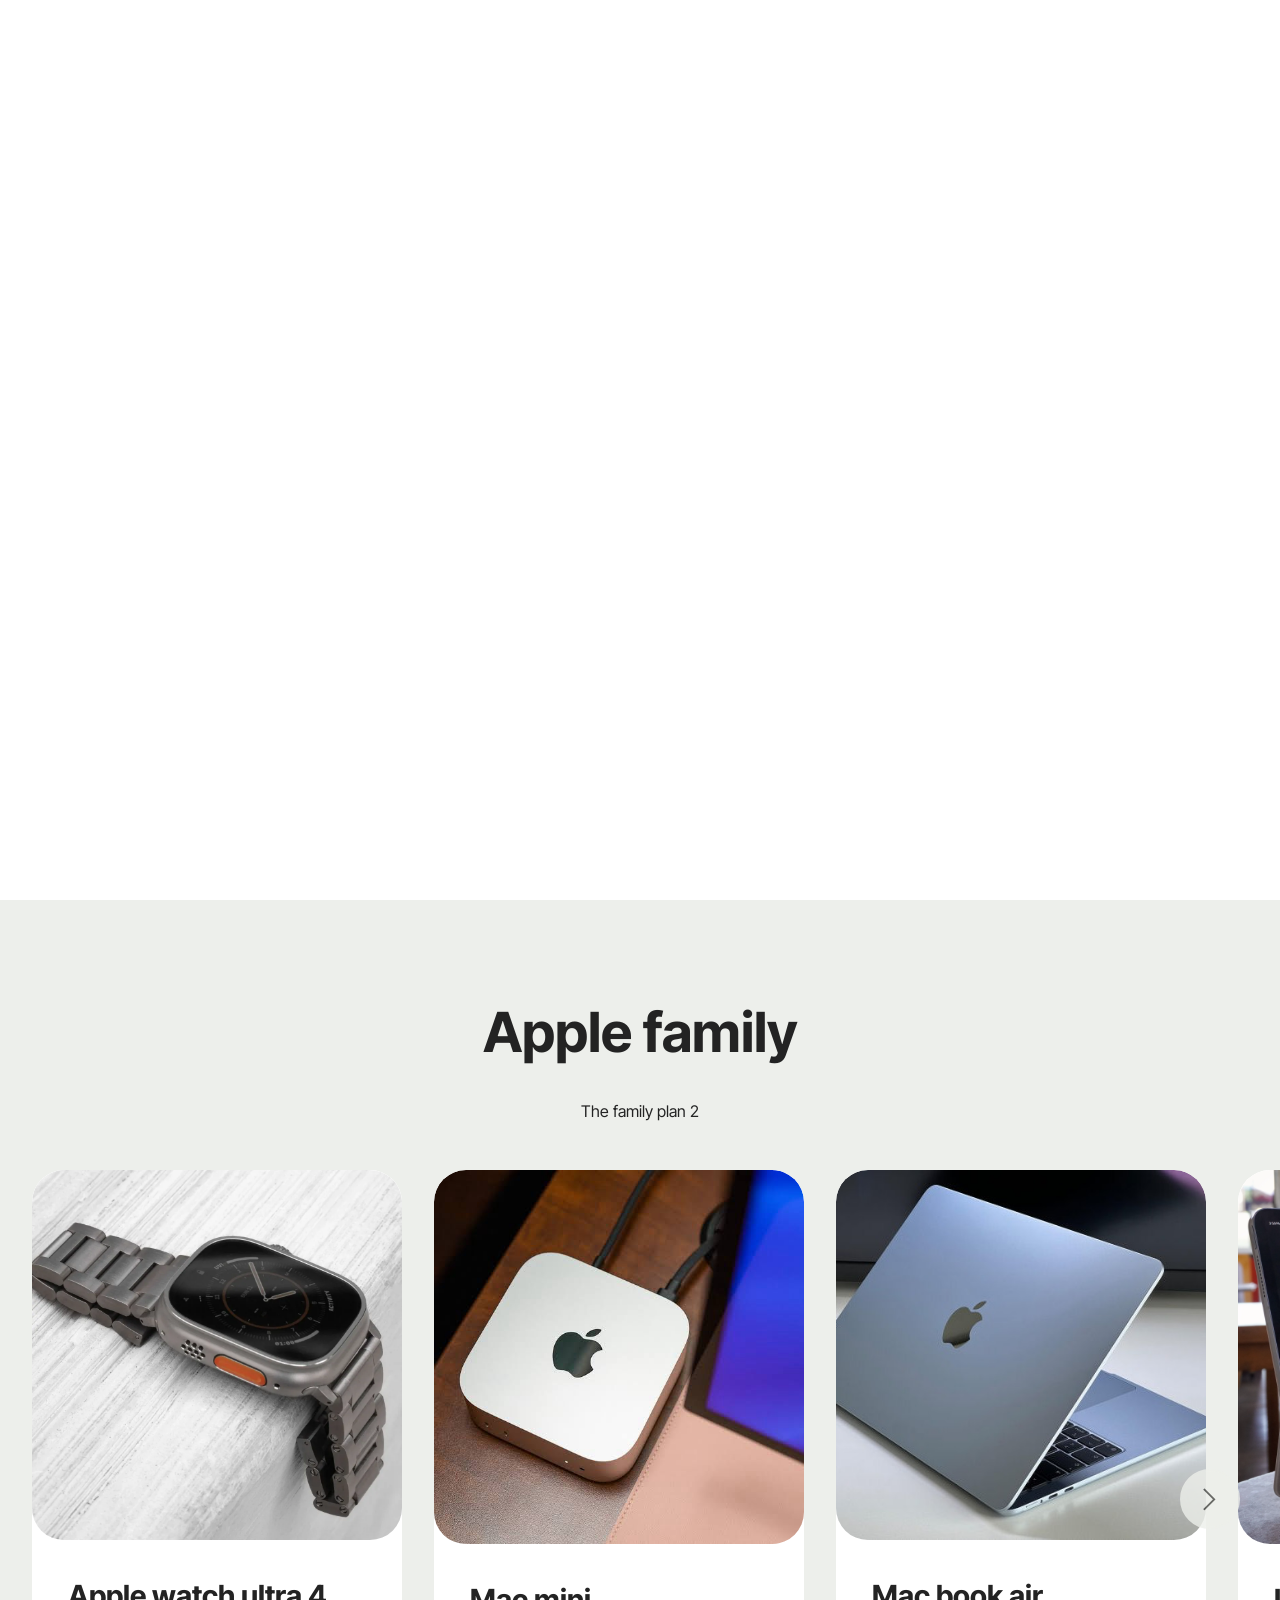
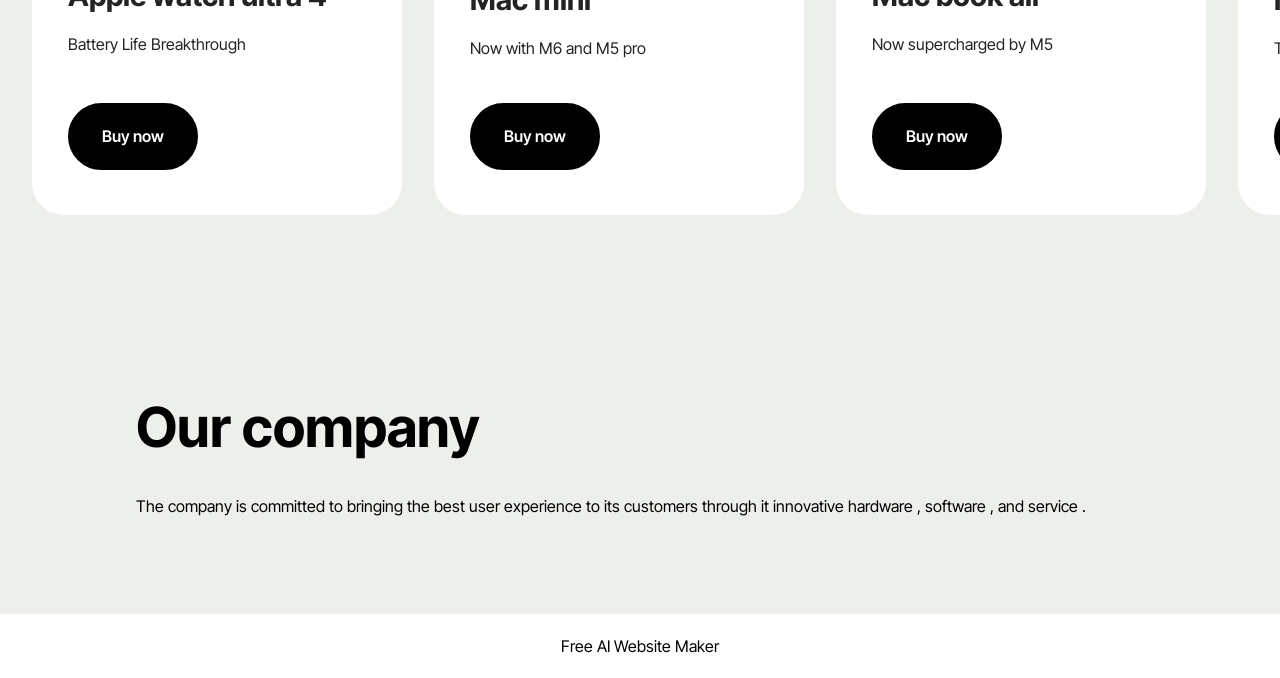
<file: index.html>
<!DOCTYPE html>
<html  >
<head>
  <!-- Site made with Mobirise Website Builder v6.1.12, https://mobirise.com -->
  <meta charset="UTF-8">
  <meta http-equiv="X-UA-Compatible" content="IE=edge">
  <meta name="generator" content="Mobirise v6.1.12, mobirise.com">
  <meta name="viewport" content="width=device-width, initial-scale=1, minimum-scale=1">
  <link rel="shortcut icon" href="assets/images/logo5.png" type="image/x-icon">
  <meta name="description" content="">
  
  
  <title>apple</title>
  <link rel="stylesheet" href="assets/web/assets/mobirise-icons2/mobirise2.css">
  <link rel="stylesheet" href="assets/bootstrap/css/bootstrap.min.css">
  <link rel="stylesheet" href="assets/theme/css/style.css">
  <link rel="preload" href="https://fonts.googleapis.com/css?family=Inter+Tight:100,200,300,400,500,600,700,800,900,100i,200i,300i,400i,500i,600i,700i,800i,900i&display=swap" as="style" onload="this.onload=null;this.rel='stylesheet'">
  <noscript><link rel="stylesheet" href="https://fonts.googleapis.com/css?family=Inter+Tight:100,200,300,400,500,600,700,800,900,100i,200i,300i,400i,500i,600i,700i,800i,900i&display=swap"></noscript>
  <link rel="preload" as="style" href="assets/mobirise/css/mbr-additional.css?v=wL7mgb"><link rel="stylesheet" href="assets/mobirise/css/mbr-additional.css?v=wL7mgb" type="text/css">

  
  
  
</head>
<body>
  
  <section data-bs-version="5.1" class="header19 cid-vx9bejZGiK mbr-fullscreen" data-bg-video="https://vimeo.com/1226564753?fl=pl&amp;fe=sh" id="header19-k">
  

  <div class="mbr-fallback-image disabled"></div>
  
  <div class="container">
    <div class="row">
      <div class="content-wrap col-12 col-md-8">
        <h1 class="mbr-section-title mbr-fonts-style mb-4 display-1"><strong>Apple Family</strong></h1>
        <p class="mbr-fonts-style mbr-text mb-4 display-2">Pro</p>
        <div class="mbr-section-btn"><a class="btn btn-info-outline display-7" href="https://mobiri.se">Order Now</a></div>
        <p class="mbr-fonts-style mbr-description mt-4 display-7"><em>Pre-order starting by 8pm MYT on 16 October</em></p>
      </div>
    </div>
  </div>
</section>

<section data-bs-version="5.1" class="features017 mbr-embla cid-vxkOYcefTE" id="features017-l">
	
	
	<div class="position-relative">
		<div class="container-fluid">
			<div class="row justify-content-center">
				<div class="col-12 content-head">
					<div class="mbr-section-head mb-5">
						<h4 class="mbr-section-title mbr-fonts-style align-center mb-0 display-2"><strong>Apple family</strong></h4>
						<h3 class="mbr-section-subtitle mbr-fonts-style align-center mb-0 mt-4 display-7">
							The family plan 2</h3>
					</div>
				</div>
			</div>
		</div>

		<div class="embla" data-skip-snaps="true" data-align="center" data-contain-scroll="trimSnaps" data-auto-play-interval="5" data-draggable="true">
			<div class="embla__viewport container-fluid">
				<div class="embla__container">
					<div class="embla__slide slider-image item active" style="margin-left: 1rem; margin-right: 1rem;">
						<div class="slide-content">
							<div class="item-img">
								<div class="item-wrapper">
									<img src="assets/images/apple-watch-ultra-4.webp" alt="Mobirise Website Builder" title="" data-slide-to="0" data-bs-slide-to="0">
								</div>
							</div>
							<div class="item-content">
								<h2 class="item-title mbr-fonts-style display-5"><strong>Apple watch ultra 4</strong></h2>
								
								<p class="mbr-text mbr-fonts-style mt-3 display-7">Battery Life Breakthrough<br></p>
							</div>

							<div class="mbr-section-btn item-footer mt-2"><a href="" class="btn item-btn btn-primary display-7" target="_blank">Buy now</a></div>
						</div>
					</div><div class="embla__slide slider-image item" style="margin-left: 1rem; margin-right: 1rem;">
						<div class="slide-content">
							<div class="item-img">
								<div class="item-wrapper">
									<img src="assets/images/mac20mini-551x557.jpg" alt="Mobirise Website Builder" title="" data-slide-to="1" data-bs-slide-to="1">
								</div>
							</div>
							<div class="item-content">
								<h2 class="item-title mbr-fonts-style display-5"><strong>Mac mini</strong></h2>
								
								<p class="mbr-text mbr-fonts-style mt-3 display-7">Now with M6 and M5 pro<br></p>
							</div>

							<div class="mbr-section-btn item-footer mt-2"><a href="" class="btn item-btn btn-primary display-7" target="_blank">Buy now</a></div>
						</div>
					</div>
					
					<div class="embla__slide slider-image item" style="margin-left: 1rem; margin-right: 1rem;">
						<div class="slide-content">
							<div class="item-img">
								<div class="item-wrapper">
									<img src="assets/images/macbook20air-600x450.jpeg" alt="Mobirise Website Builder" title="" data-slide-to="2" data-bs-slide-to="2">
								</div>
							</div>
							<div class="item-content">
								<h2 class="item-title mbr-fonts-style display-5">
									<strong>Mac book air</strong></h2>
								
								<p class="mbr-text mbr-fonts-style mt-3 display-7">
									Now supercharged by M5</p>
							</div>
							<div class="mbr-section-btn item-footer mt-2"><a href="" class="btn item-btn btn-primary display-7" target="_blank">Buy now</a></div>
						</div>
					</div>
					<div class="embla__slide slider-image item" style="margin-left: 1rem; margin-right: 1rem;">
						<div class="slide-content">
							<div class="item-img">
								<div class="item-wrapper">
									<img src="assets/images/ipadairfront.webp" alt="Mobirise Website Builder" title="" data-slide-to="4" data-bs-slide-to="4">
								</div>
							</div>
							<div class="item-content">
								<h2 class="item-title mbr-fonts-style display-5"><strong>Ipad air</strong></h2>
								
								<p class="mbr-text mbr-fonts-style mt-3 display-7">Two Size Options (11-inch &amp; 13-inch)</p>
							</div>
							<div class="mbr-section-btn item-footer mt-2"><a href="" class="btn item-btn btn-primary display-7" target="_blank">Buy now</a></div>
						</div>
					</div>
					<div class="embla__slide slider-image item" style="margin-left: 1rem; margin-right: 1rem;">
						<div class="slide-content">
							<div class="item-img">
								<div class="item-wrapper">
									<img src="assets/images/air-pods-5.webp" alt="Mobirise Website Builder" title="" data-slide-to="5" data-bs-slide-to="5">
								</div>
							</div>
							<div class="item-content">
								<h2 class="item-title mbr-fonts-style display-5">
									<strong>Airpods 5</strong></h2>
								
								<p class="mbr-text mbr-fonts-style mt-3 display-7">
									Discover the magic of Active Noise Cancellation</p>
							</div>
							<div class="mbr-section-btn item-footer mt-2"><a href="" class="btn item-btn btn-primary display-7" target="_blank">Buy now</a></div>
						</div>
					</div>
					
					
					
				</div>
			</div>
			<button class="embla__button embla__button--prev">
				<span class="mobi-mbri mobi-mbri-arrow-prev mbr-iconfont" aria-hidden="true"></span>
				<span class="sr-only visually-hidden visually-hidden visually-hidden">Previous</span>
			</button>
			<button class="embla__button embla__button--next">
				<span class="mobi-mbri mobi-mbri-arrow-next mbr-iconfont" aria-hidden="true"></span>
				<span class="sr-only visually-hidden visually-hidden visually-hidden">Next</span>
			</button>
		</div>
	</div>
</section>

<section data-bs-version="5.1" class="article12 cid-vxqsIuxCYR" id="article12-m">    
    
    <div class="container">
        <div class="row justify-content-center">
            <div class="col-md-12 col-lg-10">
                <h3 class="mbr-section-title mbr-fonts-style mb-4 mt-0 display-2">
                <strong>Our company</strong></h3>
                
                <p class="mbr-text mbr-fonts-style display-7">The company is committed to bringing the best user experience to its customers through it innovative hardware , software , and service .</p>
            </div>
        </div>
    </div>
</section><section class="display-7" style="padding: 0;align-items: center;justify-content: center;flex-wrap: wrap;    align-content: center;display: flex;position: relative;height: 4rem;"><a href="https://mobiri.se/5185873" style="flex: 1 1;height: 4rem;position: absolute;width: 100%;z-index: 1;"><img alt="" style="height: 4rem;" src="[data-uri]"></a><p style="margin: 0;text-align: center;" class="display-7">&#8204;</p><a style="z-index:1" href="https://mobirise.com/builder/ai-website-maker.html">Free AI Website Maker</a></section><script src="assets/bootstrap/js/bootstrap.bundle.min.js"></script>  <script src="assets/smoothscroll/smooth-scroll.js"></script>  <script src="assets/ytplayer/index.js"></script>  <script src="assets/vimeoplayer/player.js"></script>  <script src="assets/embla/embla.min.js"></script>  <script src="assets/embla/script.js"></script>  <script src="assets/theme/js/script.js"></script>  
  
  
</body>
</html>
</file>
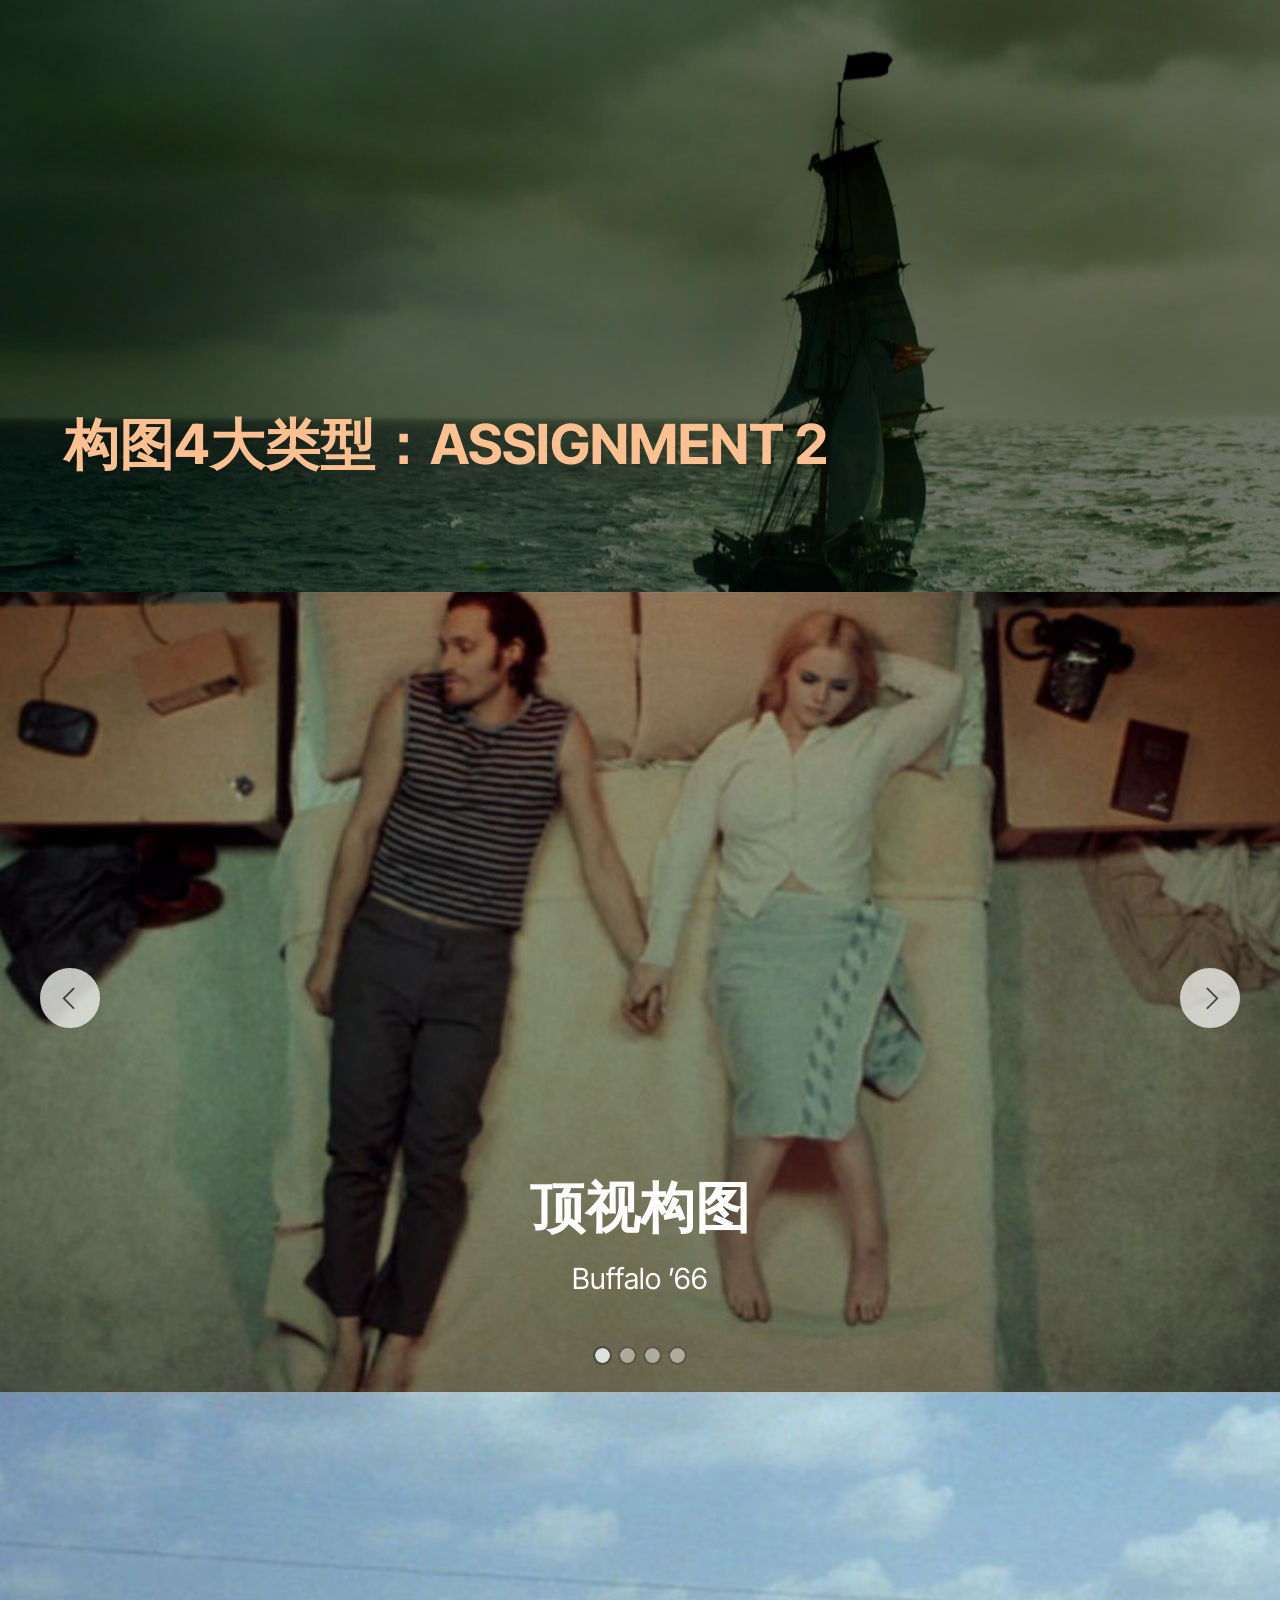
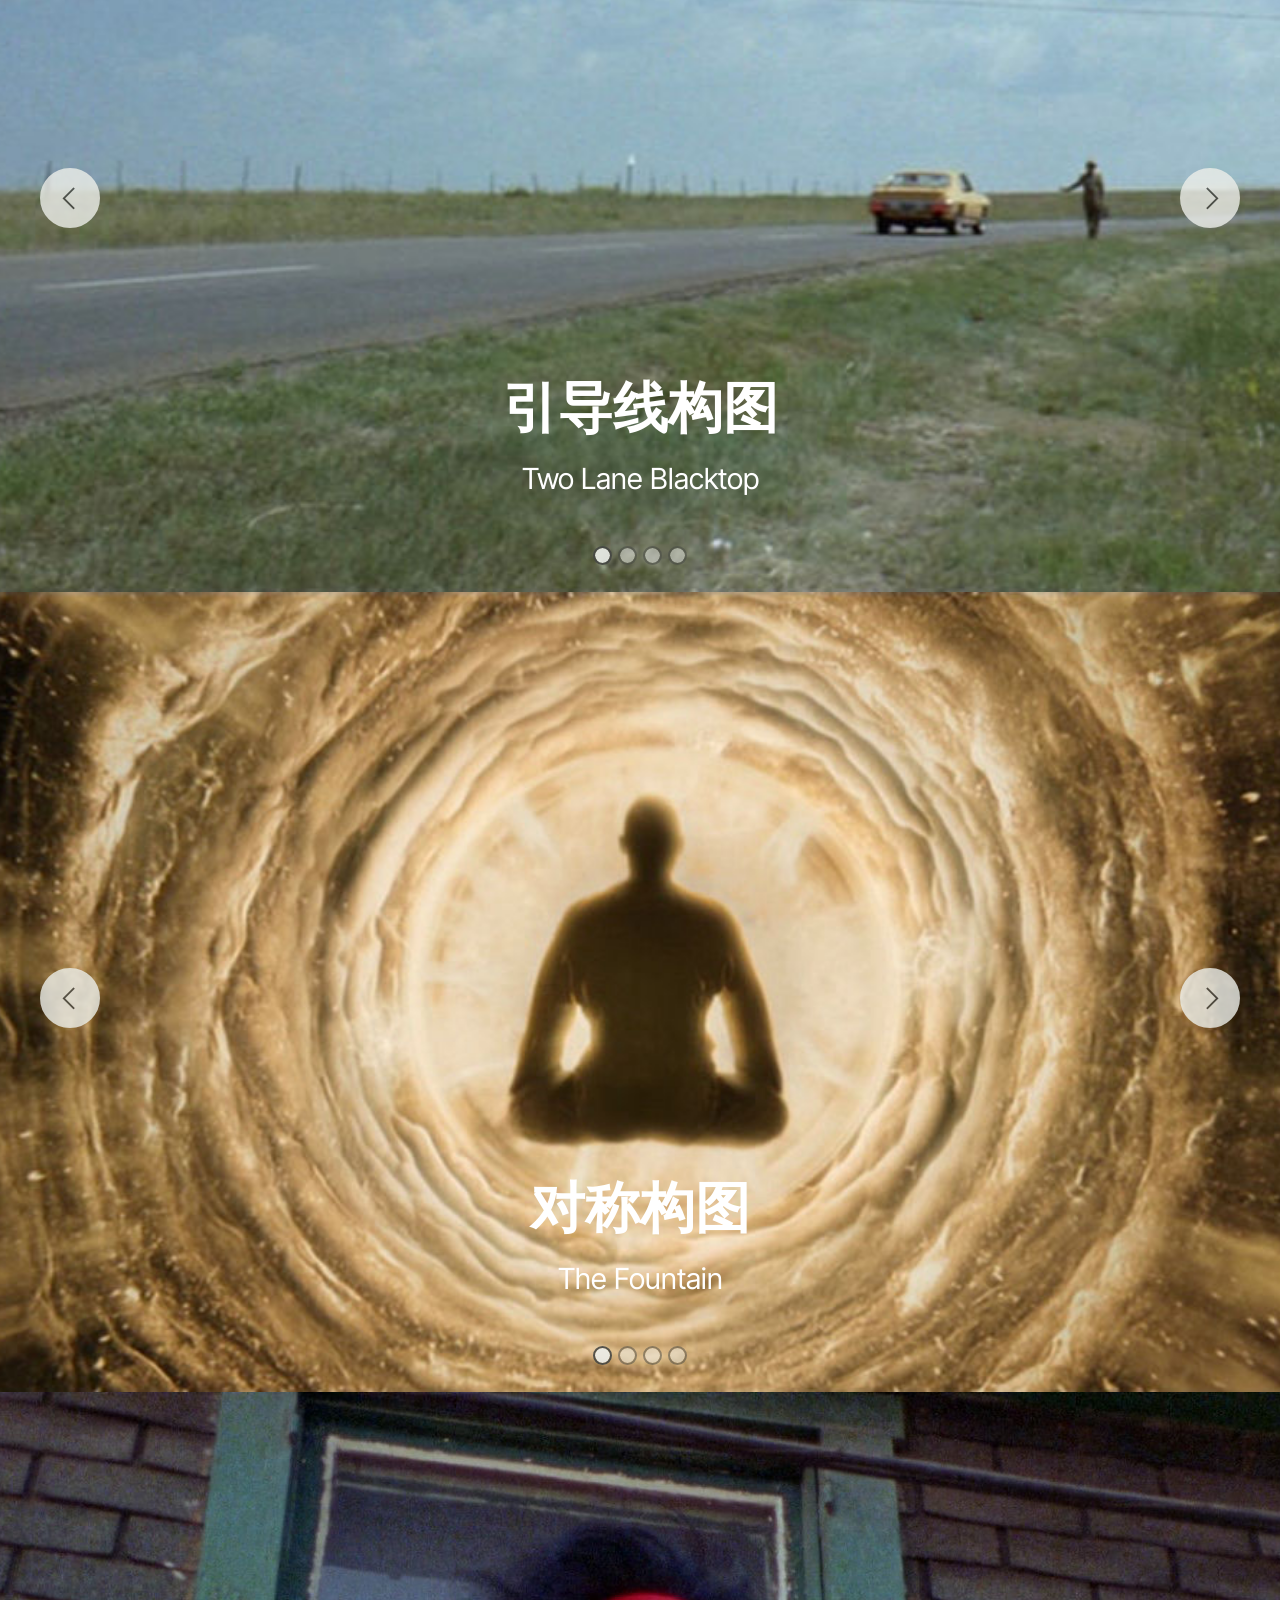
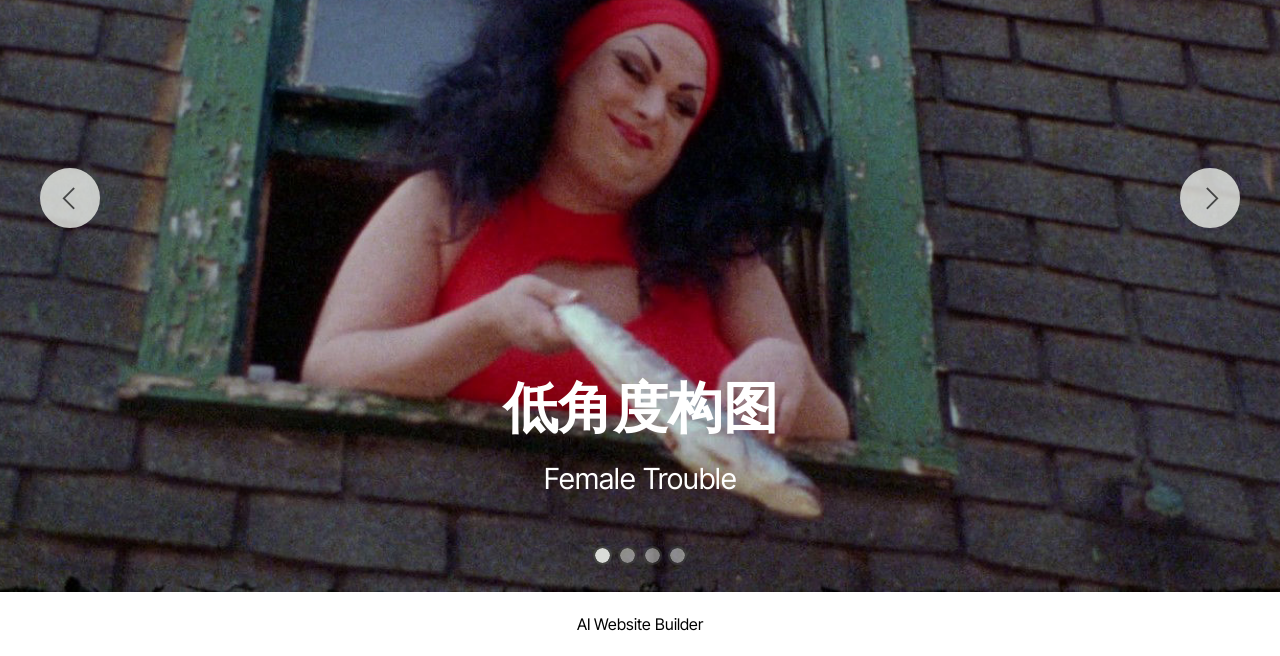
<file: page2.html>
<!DOCTYPE html>
<html  >
<head>
  <!-- Site made with Mobirise Website Builder v6.1.12, https://mobirise.com -->
  <meta charset="UTF-8">
  <meta http-equiv="X-UA-Compatible" content="IE=edge">
  <meta name="generator" content="Mobirise v6.1.12, mobirise.com">
  <meta name="viewport" content="width=device-width, initial-scale=1, minimum-scale=1">
  <link rel="shortcut icon" href="assets/images/logo5.png" type="image/x-icon">
  <meta name="description" content="">
  
  
  <title>构图</title>
  <link rel="stylesheet" href="assets/web/assets/mobirise-icons2/mobirise2.css">
  <link rel="stylesheet" href="assets/bootstrap/css/bootstrap.min.css">
  <link rel="stylesheet" href="assets/parallax/jarallax.css">
  <link rel="stylesheet" href="assets/theme/css/style.css">
  <link rel="preload" href="https://fonts.googleapis.com/css?family=Inter+Tight:100,200,300,400,500,600,700,800,900,100i,200i,300i,400i,500i,600i,700i,800i,900i&display=swap" as="style" onload="this.onload=null;this.rel='stylesheet'">
  <noscript><link rel="stylesheet" href="https://fonts.googleapis.com/css?family=Inter+Tight:100,200,300,400,500,600,700,800,900,100i,200i,300i,400i,500i,600i,700i,800i,900i&display=swap"></noscript>
  <link rel="preload" as="style" href="assets/mobirise/css/mbr-additional.css?v=gPqvuE"><link rel="stylesheet" href="assets/mobirise/css/mbr-additional.css?v=gPqvuE" type="text/css">

  
  
  
</head>
<body>
  
  <section data-bs-version="5.1" class="header18 cid-vxNVX961lx mbr-parallax-background" id="header18-11">
  

  <div class="mbr-overlay" style="opacity: 0.5; background-color: rgb(0, 0, 0);"></div>
  <div class="container-fluid">
    <div class="row">
      <div class="content-wrap col-12 col-md-12">
        <h1 class="mbr-section-title mbr-fonts-style mbr-white mb-4 display-2">
          <strong><br>构图4大类型：ASSIGNMENT 2</strong></h1>
        
        
        
      </div>
    </div>
  </div>
</section>

<section data-bs-version="5.1" class="slider3 cid-vxNKWb4zvs" id="slider03-x">
    
    <div class="carousel slide" id="vxNWC8BELe" data-interval="5000" data-bs-interval="5000">
        <ol class="carousel-indicators">
            <li data-slide-to="0" data-bs-slide-to="0" class="active" data-target="#vxNWC8BELe" data-bs-target="#vxNWC8BELe"></li><li data-slide-to="1" data-bs-slide-to="1" class="" data-target="#vxNWC8BELe" data-bs-target="#vxNWC8BELe"></li><li data-slide-to="2" data-bs-slide-to="2" class="" data-target="#vxNWC8BELe" data-bs-target="#vxNWC8BELe"></li><li data-slide-to="3" data-bs-slide-to="3" class="" data-target="#vxNWC8BELe" data-bs-target="#vxNWC8BELe"></li>
            
            
        </ol>
        <div class="carousel-inner">
            <div class="carousel-item slider-image item active">
                <div class="item-wrapper">
                    <img class="d-block w-100" src="assets/images/44-194-1023x550.jpg" alt="Mobirise Website Builder" data-slide-to="0" data-bs-slide-to="0">
                    
                    <div class="carousel-caption">
                        <h3 class="mbr-section-subtitle mbr-fonts-style mb-3 display-2">
                            <strong>顶视构图</strong></h3>
                        <p class="mbr-section-text mbr-fonts-style mb-4 display-5">Buffalo ’66</p>
                             
                    </div>
                </div>
            </div><div class="carousel-item slider-image item">
                <div class="item-wrapper">
                    <img class="d-block w-100" src="assets/images/52-50-853x368.jpg" alt="Mobirise Website Builder" data-slide-to="1" data-bs-slide-to="1">
                    
                    <div class="carousel-caption">
                        <h3 class="mbr-section-subtitle mbr-fonts-style mb-3 display-2">
                            <strong>顶视构图</strong></h3>
                        <p class="mbr-section-text mbr-fonts-style mb-4 display-5">All The Real Girls<br></p>
                             
                    </div>
                </div>
            </div><div class="carousel-item slider-image item">
                <div class="item-wrapper">
                    <img class="d-block w-100" src="assets/images/17-889-853x361.jpg" alt="Mobirise Website Builder" data-slide-to="2" data-bs-slide-to="2">
                    
                    <div class="carousel-caption">
                        <h3 class="mbr-section-subtitle mbr-fonts-style mb-3 display-2">
                            <strong>顶视构图</strong></h3>
                        <p class="mbr-section-text mbr-fonts-style mb-4 display-5">Rushmore<br></p>
                             
                    </div>
                </div>
            </div><div class="carousel-item slider-image item">
                <div class="item-wrapper">
                    <img class="d-block w-100" src="assets/images/american-beauty-853x362.jpg" alt="Mobirise Website Builder" data-slide-to="3" data-bs-slide-to="3">
                    
                    <div class="carousel-caption">
                        <h3 class="mbr-section-subtitle mbr-fonts-style mb-3 display-2">
                            <strong>顶视构图</strong></h3>
                        <p class="mbr-section-text mbr-fonts-style mb-4 display-5">American Beauty<br></p>
                             
                    </div>
                </div>
            </div>
            
            
        </div>
        <a class="carousel-control carousel-control-prev" role="button" data-slide="prev" data-bs-slide="prev" href="#vxNWC8BELe">
            <span class="mobi-mbri mobi-mbri-arrow-prev" aria-hidden="true"></span>
            <span class="sr-only visually-hidden">Previous</span>
        </a>
        <a class="carousel-control carousel-control-next" role="button" data-slide="next" data-bs-slide="next" href="#vxNWC8BELe">
            <span class="mobi-mbri mobi-mbri-arrow-next" aria-hidden="true"></span>
            <span class="sr-only visually-hidden">Next</span>
        </a>
    </div>
</section>

<section data-bs-version="5.1" class="slider3 cid-vxNNZVagUQ" id="slider03-y">
    
    <div class="carousel slide" id="vxNWC8MdV1" data-interval="5000" data-bs-interval="5000">
        <ol class="carousel-indicators">
            <li data-slide-to="0" data-bs-slide-to="0" class="active" data-target="#vxNWC8MdV1" data-bs-target="#vxNWC8MdV1"></li>
            <li data-slide-to="1" data-bs-slide-to="1" data-target="#vxNWC8MdV1" data-bs-target="#vxNWC8MdV1"></li><li data-slide-to="2" data-bs-slide-to="2" data-target="#vxNWC8MdV1" data-bs-target="#vxNWC8MdV1"></li><li data-slide-to="3" data-bs-slide-to="3" data-target="#vxNWC8MdV1" data-bs-target="#vxNWC8MdV1"></li>
            
        </ol>
        <div class="carousel-inner">
            <div class="carousel-item slider-image item active">
                <div class="item-wrapper">
                    <img class="d-block w-100" src="assets/images/11-1276-1024x434.jpg" alt="Mobirise Website Builder" data-slide-to="0" data-bs-slide-to="0">
                    
                    <div class="carousel-caption">
                        <h3 class="mbr-section-subtitle mbr-fonts-style mb-3 display-2"><strong>引导线构图</strong></h3>
                        <p class="mbr-section-text mbr-fonts-style mb-4 display-5">Two Lane Blacktop</p>
                             
                    </div>
                </div>
            </div>
            <div class="carousel-item slider-image item">
                <div class="item-wrapper">
                    <img class="d-block w-100" src="assets/images/11-407-768x576.jpg" alt="Mobirise Website Builder" data-slide-to="1" data-bs-slide-to="1">
                    
                    <div class="carousel-caption">
                        <h3 class="mbr-section-subtitle mbr-fonts-style mb-3 display-2">
                            <strong>引导线构图</strong></h3>
                        <p class="mbr-section-text mbr-fonts-style mb-4 display-5">Full Metal Jacket<br></p>
                             
                    </div>
                </div>
            </div><div class="carousel-item slider-image item">
                <div class="item-wrapper">
                    <img class="d-block w-100" src="assets/images/03-296-768x432.jpg" alt="Mobirise Website Builder" data-slide-to="2" data-bs-slide-to="2">
                    
                    <div class="carousel-caption">
                        <h3 class="mbr-section-subtitle mbr-fonts-style mb-3 display-2">
                            <strong>引导线构图</strong></h3>
                        <p class="mbr-section-text mbr-fonts-style mb-4 display-5">Dead Man’s Shoes<br></p>
                             
                    </div>
                </div>
            </div><div class="carousel-item slider-image item">
                <div class="item-wrapper">
                    <img class="d-block w-100" src="assets/images/52-768x433.jpg" alt="Mobirise Website Builder" data-slide-to="3" data-bs-slide-to="3">
                    
                    <div class="carousel-caption">
                        <h3 class="mbr-section-subtitle mbr-fonts-style mb-3 display-2">
                            <strong>引导线构图</strong></h3>
                        <p class="mbr-section-text mbr-fonts-style mb-4 display-5">The Big Lebowski<br></p>
                             
                    </div>
                </div>
            </div>
            
        </div>
        <a class="carousel-control carousel-control-prev" role="button" data-slide="prev" data-bs-slide="prev" href="#vxNWC8MdV1">
            <span class="mobi-mbri mobi-mbri-arrow-prev" aria-hidden="true"></span>
            <span class="sr-only visually-hidden">Previous</span>
        </a>
        <a class="carousel-control carousel-control-next" role="button" data-slide="next" data-bs-slide="next" href="#vxNWC8MdV1">
            <span class="mobi-mbri mobi-mbri-arrow-next" aria-hidden="true"></span>
            <span class="sr-only visually-hidden">Next</span>
        </a>
    </div>
</section>

<section data-bs-version="5.1" class="slider3 cid-vxNRcQWud5" id="slider03-z">
    
    <div class="carousel slide" id="vxNWC8VsZY" data-interval="5000" data-bs-interval="5000">
        <ol class="carousel-indicators">
            <li data-slide-to="0" data-bs-slide-to="0" class="active" data-target="#vxNWC8VsZY" data-bs-target="#vxNWC8VsZY"></li>
            <li data-slide-to="1" data-bs-slide-to="1" data-target="#vxNWC8VsZY" data-bs-target="#vxNWC8VsZY"></li>
            <li data-slide-to="2" data-bs-slide-to="2" data-target="#vxNWC8VsZY" data-bs-target="#vxNWC8VsZY"></li><li data-slide-to="3" data-bs-slide-to="3" data-target="#vxNWC8VsZY" data-bs-target="#vxNWC8VsZY"></li>
        </ol>
        <div class="carousel-inner">
            <div class="carousel-item slider-image item active">
                <div class="item-wrapper">
                    <img class="d-block w-100" src="assets/images/58-1024x555.jpg" alt="Mobirise Website Builder" data-slide-to="0" data-bs-slide-to="0">
                    
                    <div class="carousel-caption">
                        <h3 class="mbr-section-subtitle mbr-fonts-style mb-3 display-2">
                            <strong>对称构图</strong></h3>
                        <p class="mbr-section-text mbr-fonts-style mb-4 display-5">The Fountain<br></p>
                             
                    </div>
                </div>
            </div>
            <div class="carousel-item slider-image item">
                <div class="item-wrapper">
                    <img class="d-block w-100" src="assets/images/46-1-1023x554.jpg" alt="Mobirise Website Builder" data-slide-to="1" data-bs-slide-to="1">
                    
                    <div class="carousel-caption">
                        <h3 class="mbr-section-subtitle mbr-fonts-style mb-3 display-2">
                            <strong>对称构图</strong>
                        </h3>
                        <p class="mbr-section-text mbr-fonts-style mb-4 display-5">Morvern Callar<br></p>
                             
                    </div>
                </div>
            </div>
            <div class="carousel-item slider-image item">
                <div class="item-wrapper">
                    <img class="d-block w-100" src="assets/images/perdition-853x369.jpg" alt="Mobirise Website Builder" data-slide-to="2" data-bs-slide-to="2">
                    
                    <div class="carousel-caption">
                        <h3 class="mbr-section-subtitle mbr-fonts-style mb-3 display-2">
                            <strong>对称构图</strong>
                        </h3>
                        <p class="mbr-section-text mbr-fonts-style mb-4 display-5">Road To Perdition<br></p>
                             
                    </div>
                </div>
            </div><div class="carousel-item slider-image item">
                <div class="item-wrapper">
                    <img class="d-block w-100" src="assets/images/moon-853x355.jpg" alt="Mobirise Website Builder" data-slide-to="3" data-bs-slide-to="3">
                    
                    <div class="carousel-caption">
                        <h3 class="mbr-section-subtitle mbr-fonts-style mb-3 display-2">
                            <strong>对称构图</strong>
                        </h3>
                        <p class="mbr-section-text mbr-fonts-style mb-4 display-5">Moon<br></p>
                             
                    </div>
                </div>
            </div>
        </div>
        <a class="carousel-control carousel-control-prev" role="button" data-slide="prev" data-bs-slide="prev" href="#vxNWC8VsZY">
            <span class="mobi-mbri mobi-mbri-arrow-prev" aria-hidden="true"></span>
            <span class="sr-only visually-hidden">Previous</span>
        </a>
        <a class="carousel-control carousel-control-next" role="button" data-slide="next" data-bs-slide="next" href="#vxNWC8VsZY">
            <span class="mobi-mbri mobi-mbri-arrow-next" aria-hidden="true"></span>
            <span class="sr-only visually-hidden">Next</span>
        </a>
    </div>
</section>

<section data-bs-version="5.1" class="slider3 cid-vxNRdgu2Hi" id="slider03-10">
    
    <div class="carousel slide" id="vxNWC96Bze" data-interval="5000" data-bs-interval="5000">
        <ol class="carousel-indicators">
            <li data-slide-to="0" data-bs-slide-to="0" class="active" data-target="#vxNWC96Bze" data-bs-target="#vxNWC96Bze"></li>
            <li data-slide-to="1" data-bs-slide-to="1" data-target="#vxNWC96Bze" data-bs-target="#vxNWC96Bze"></li>
            <li data-slide-to="2" data-bs-slide-to="2" data-target="#vxNWC96Bze" data-bs-target="#vxNWC96Bze"></li><li data-slide-to="3" data-bs-slide-to="3" data-target="#vxNWC96Bze" data-bs-target="#vxNWC96Bze"></li>
        </ol>
        <div class="carousel-inner">
            <div class="carousel-item slider-image item active">
                <div class="item-wrapper">
                    <img class="d-block w-100" src="assets/images/female-trouble-28-1280x765.jpg" alt="Mobirise Website Builder" data-slide-to="0" data-bs-slide-to="0">
                    
                    <div class="carousel-caption">
                        <h5 class="mbr-section-subtitle mbr-fonts-style mb-3 display-2">
                            <strong>低角度构图</strong></h5>
                        <p class="mbr-section-text mbr-fonts-style mb-4 display-5">Female Trouble<br></p>
                             
                    </div>
                </div>
            </div>
            <div class="carousel-item slider-image item">
                <div class="item-wrapper">
                    <img class="d-block w-100" src="assets/images/dawn-of-the-dead-2004-14-1280x544.jpg" alt="Mobirise Website Builder" data-slide-to="1" data-bs-slide-to="1">
                    
                    <div class="carousel-caption">
                        <h5 class="mbr-section-subtitle mbr-fonts-style mb-3 display-2">
                            <strong>低角度构图</strong></h5>
                        <p class="mbr-section-text mbr-fonts-style mb-4 display-5">Dawn of the Dead (2004)<br></p>
                             
                    </div>
                </div>
            </div>
            <div class="carousel-item slider-image item">
                <div class="item-wrapper">
                    <img class="d-block w-100" src="assets/images/bad-boys-ii-9-1280x536.jpg" alt="Mobirise Website Builder" data-slide-to="2" data-bs-slide-to="2">
                    
                    <div class="carousel-caption">
                        <h5 class="mbr-section-subtitle mbr-fonts-style mb-3 display-2">
                            <strong>低角度构图</strong></h5>
                        <p class="mbr-section-text mbr-fonts-style mb-4 display-5">Bad Boys II<br></p>
                             
                    </div>
                </div>
            </div><div class="carousel-item slider-image item">
                <div class="item-wrapper">
                    <img class="d-block w-100" src="assets/images/the-war-of-the-worlds-9-999x550.jpg" alt="Mobirise Website Builder" data-slide-to="3" data-bs-slide-to="3">
                    
                    <div class="carousel-caption">
                        <h5 class="mbr-section-subtitle mbr-fonts-style mb-3 display-2">
                            <strong>低角度构图</strong></h5>
                        <p class="mbr-section-text mbr-fonts-style mb-4 display-5">War of the Worlds<br></p>
                             
                    </div>
                </div>
            </div>
        </div>
        <a class="carousel-control carousel-control-prev" role="button" data-slide="prev" data-bs-slide="prev" href="#vxNWC96Bze">
            <span class="mobi-mbri mobi-mbri-arrow-prev" aria-hidden="true"></span>
            <span class="sr-only visually-hidden">Previous</span>
        </a>
        <a class="carousel-control carousel-control-next" role="button" data-slide="next" data-bs-slide="next" href="#vxNWC96Bze">
            <span class="mobi-mbri mobi-mbri-arrow-next" aria-hidden="true"></span>
            <span class="sr-only visually-hidden">Next</span>
        </a>
    </div>
</section><section class="display-7" style="padding: 0;align-items: center;justify-content: center;flex-wrap: wrap;    align-content: center;display: flex;position: relative;height: 4rem;"><a href="https://mobiri.se/5185873" style="flex: 1 1;height: 4rem;position: absolute;width: 100%;z-index: 1;"><img alt="" style="height: 4rem;" src="[data-uri]"></a><p style="margin: 0;text-align: center;" class="display-7">&#8204;</p><a style="z-index:1" href="https://mobirise.com/builder/ai-website-builder.html">AI Website Builder</a></section><script src="assets/bootstrap/js/bootstrap.bundle.min.js"></script>  <script src="assets/parallax/jarallax.js"></script>  <script src="assets/smoothscroll/smooth-scroll.js"></script>  <script src="assets/ytplayer/index.js"></script>  <script src="assets/theme/js/script.js"></script>  
  
  
</body>
</html>
</file>
<file: assets/web/assets/mobirise-icons2/mobirise2.css>
@font-face {
  font-family: 'Moririse2';
  font-display: swap;
  src:  url('mobirise2.eot?f2bix4');
  src:  url('mobirise2.eot?f2bix4#iefix') format('embedded-opentype'),
    url('mobirise2.woff2?f2bix4') format('woff2'),
    url('mobirise2.woff?f2bix4') format('woff'),
    url('mobirise2.ttf?f2bix4') format('truetype'),
    url('mobirise2.svg?f2bix4#mobirise2') format('svg');
  font-weight: normal;
  font-style: normal;
}

[class^="mobi-"], [class*=" mobi-"] {
  /* use !important to prevent issues with browser extensions that change fonts */
  font-family: 'Moririse2' !important;
  speak: none;
  font-style: normal;
  font-weight: normal;
  font-variant: normal;
  text-transform: none;
  line-height: 1;

  /* Better Font Rendering =========== */
  -webkit-font-smoothing: antialiased;
  -moz-osx-font-smoothing: grayscale;
}

.mobi-mbri-add-submenu:before {
  content: "\e900";
}
.mobi-mbri-alert:before {
  content: "\e901";
}
.mobi-mbri-align-center:before {
  content: "\e902";
}
.mobi-mbri-align-justify:before {
  content: "\e903";
}
.mobi-mbri-align-left:before {
  content: "\e904";
}
.mobi-mbri-align-right:before {
  content: "\e905";
}
.mobi-mbri-android:before {
  content: "\e906";
}
.mobi-mbri-apple:before {
  content: "\e907";
}
.mobi-mbri-arrow-down:before {
  content: "\e908";
}
.mobi-mbri-arrow-next:before {
  content: "\e909";
}
.mobi-mbri-arrow-prev:before {
  content: "\e90a";
}
.mobi-mbri-arrow-up:before {
  content: "\e90b";
}
.mobi-mbri-bold:before {
  content: "\e90c";
}
.mobi-mbri-bookmark:before {
  content: "\e90d";
}
.mobi-mbri-bootstrap:before {
  content: "\e90e";
}
.mobi-mbri-briefcase:before {
  content: "\e90f";
}
.mobi-mbri-browse:before {
  content: "\e910";
}
.mobi-mbri-bulleted-list:before {
  content: "\e911";
}
.mobi-mbri-calendar:before {
  content: "\e912";
}
.mobi-mbri-camera:before {
  content: "\e913";
}
.mobi-mbri-cart-add:before {
  content: "\e914";
}
.mobi-mbri-cart-full:before {
  content: "\e915";
}
.mobi-mbri-cash:before {
  content: "\e916";
}
.mobi-mbri-change-style:before {
  content: "\e917";
}
.mobi-mbri-chat:before {
  content: "\e918";
}
.mobi-mbri-clock:before {
  content: "\e919";
}
.mobi-mbri-close:before {
  content: "\e91a";
}
.mobi-mbri-cloud:before {
  content: "\e91b";
}
.mobi-mbri-code:before {
  content: "\e91c";
}
.mobi-mbri-contact-form:before {
  content: "\e91d";
}
.mobi-mbri-credit-card:before {
  content: "\e91e";
}
.mobi-mbri-cursor-click:before {
  content: "\e91f";
}
.mobi-mbri-cust-feedback:before {
  content: "\e920";
}
.mobi-mbri-database:before {
  content: "\e921";
}
.mobi-mbri-delivery:before {
  content: "\e922";
}
.mobi-mbri-desktop:before {
  content: "\e923";
}
.mobi-mbri-devices:before {
  content: "\e924";
}
.mobi-mbri-down:before {
  content: "\e925";
}
.mobi-mbri-download-2:before {
  content: "\e926";
}
.mobi-mbri-download:before {
  content: "\e927";
}
.mobi-mbri-drag-n-drop-2:before {
  content: "\e928";
}
.mobi-mbri-drag-n-drop:before {
  content: "\e929";
}
.mobi-mbri-edit-2:before {
  content: "\e92a";
}
.mobi-mbri-edit:before {
  content: "\e92b";
}
.mobi-mbri-error:before {
  content: "\e92c";
}
.mobi-mbri-extension:before {
  content: "\e92d";
}
.mobi-mbri-features:before {
  content: "\e92e";
}
.mobi-mbri-file:before {
  content: "\e92f";
}
.mobi-mbri-flag:before {
  content: "\e930";
}
.mobi-mbri-folder:before {
  content: "\e931";
}
.mobi-mbri-gift:before {
  content: "\e932";
}
.mobi-mbri-github:before {
  content: "\e933";
}
.mobi-mbri-globe-2:before {
  content: "\e934";
}
.mobi-mbri-globe:before {
  content: "\e935";
}
.mobi-mbri-growing-chart:before {
  content: "\e936";
}
.mobi-mbri-hearth:before {
  content: "\e937";
}
.mobi-mbri-help:before {
  content: "\e938";
}
.mobi-mbri-home:before {
  content: "\e939";
}
.mobi-mbri-hot-cup:before {
  content: "\e93a";
}
.mobi-mbri-idea:before {
  content: "\e93b";
}
.mobi-mbri-image-gallery:before {
  content: "\e93c";
}
.mobi-mbri-image-slider:before {
  content: "\e93d";
}
.mobi-mbri-info:before {
  content: "\e93e";
}
.mobi-mbri-italic:before {
  content: "\e93f";
}
.mobi-mbri-key:before {
  content: "\e940";
}
.mobi-mbri-laptop:before {
  content: "\e941";
}
.mobi-mbri-layers:before {
  content: "\e942";
}
.mobi-mbri-left-right:before {
  content: "\e943";
}
.mobi-mbri-left:before {
  content: "\e944";
}
.mobi-mbri-letter:before {
  content: "\e945";
}
.mobi-mbri-like:before {
  content: "\e946";
}
.mobi-mbri-link:before {
  content: "\e947";
}
.mobi-mbri-lock:before {
  content: "\e948";
}
.mobi-mbri-login:before {
  content: "\e949";
}
.mobi-mbri-logout:before {
  content: "\e94a";
}
.mobi-mbri-magic-stick:before {
  content: "\e94b";
}
.mobi-mbri-map-pin:before {
  content: "\e94c";
}
.mobi-mbri-menu:before {
  content: "\e94d";
}
.mobi-mbri-mobile-2:before {
  content: "\e94e";
}
.mobi-mbri-mobile-horizontal:before {
  content: "\e94f";
}
.mobi-mbri-mobile:before {
  content: "\e950";
}
.mobi-mbri-mobirise:before {
  content: "\e951";
}
.mobi-mbri-more-horizontal:before {
  content: "\e952";
}
.mobi-mbri-more-vertical:before {
  content: "\e953";
}
.mobi-mbri-music:before {
  content: "\e954";
}
.mobi-mbri-new-file:before {
  content: "\e955";
}
.mobi-mbri-numbered-list:before {
  content: "\e956";
}
.mobi-mbri-opened-folder:before {
  content: "\e957";
}
.mobi-mbri-pages:before {
  content: "\e958";
}
.mobi-mbri-paper-plane:before {
  content: "\e959";
}
.mobi-mbri-paperclip:before {
  content: "\e95a";
}
.mobi-mbri-phone:before {
  content: "\e95b";
}
.mobi-mbri-photo:before {
  content: "\e95c";
}
.mobi-mbri-photos:before {
  content: "\e95d";
}
.mobi-mbri-pin:before {
  content: "\e95e";
}
.mobi-mbri-play:before {
  content: "\e95f";
}
.mobi-mbri-plus:before {
  content: "\e960";
}
.mobi-mbri-preview:before {
  content: "\e961";
}
.mobi-mbri-print:before {
  content: "\e962";
}
.mobi-mbri-protect:before {
  content: "\e963";
}
.mobi-mbri-question:before {
  content: "\e964";
}
.mobi-mbri-quote-left:before {
  content: "\e965";
}
.mobi-mbri-quote-right:before {
  content: "\e966";
}
.mobi-mbri-redo:before {
  content: "\e967";
}
.mobi-mbri-refresh:before {
  content: "\e968";
}
.mobi-mbri-responsive-2:before {
  content: "\e969";
}
.mobi-mbri-responsive:before {
  content: "\e96a";
}
.mobi-mbri-right:before {
  content: "\e96b";
}
.mobi-mbri-rocket:before {
  content: "\e96c";
}
.mobi-mbri-sad-face:before {
  content: "\e96d";
}
.mobi-mbri-sale:before {
  content: "\e96e";
}
.mobi-mbri-save:before {
  content: "\e96f";
}
.mobi-mbri-search:before {
  content: "\e970";
}
.mobi-mbri-setting-2:before {
  content: "\e971";
}
.mobi-mbri-setting-3:before {
  content: "\e972";
}
.mobi-mbri-setting:before {
  content: "\e973";
}
.mobi-mbri-share:before {
  content: "\e974";
}
.mobi-mbri-shopping-bag:before {
  content: "\e975";
}
.mobi-mbri-shopping-basket:before {
  content: "\e976";
}
.mobi-mbri-shopping-cart:before {
  content: "\e977";
}
.mobi-mbri-sites:before {
  content: "\e978";
}
.mobi-mbri-smile-face:before {
  content: "\e979";
}
.mobi-mbri-speed:before {
  content: "\e97a";
}
.mobi-mbri-star:before {
  content: "\e97b";
}
.mobi-mbri-success:before {
  content: "\e97c";
}
.mobi-mbri-sun:before {
  content: "\e97d";
}
.mobi-mbri-sun2:before {
  content: "\e97e";
}
.mobi-mbri-tablet-vertical:before {
  content: "\e97f";
}
.mobi-mbri-tablet:before {
  content: "\e980";
}
.mobi-mbri-target:before {
  content: "\e981";
}
.mobi-mbri-timer:before {
  content: "\e982";
}
.mobi-mbri-to-ftp:before {
  content: "\e983";
}
.mobi-mbri-to-local-drive:before {
  content: "\e984";
}
.mobi-mbri-touch-swipe:before {
  content: "\e985";
}
.mobi-mbri-touch:before {
  content: "\e986";
}
.mobi-mbri-trash:before {
  content: "\e987";
}
.mobi-mbri-underline:before {
  content: "\e988";
}
.mobi-mbri-undo:before {
  content: "\e989";
}
.mobi-mbri-unlink:before {
  content: "\e98a";
}
.mobi-mbri-unlock:before {
  content: "\e98b";
}
.mobi-mbri-up-down:before {
  content: "\e98c";
}
.mobi-mbri-up:before {
  content: "\e98d";
}
.mobi-mbri-update:before {
  content: "\e98e";
}
.mobi-mbri-upload-2:before {
  content: "\e98f";
}
.mobi-mbri-upload:before {
  content: "\e990";
}
.mobi-mbri-user-2:before {
  content: "\e991";
}
.mobi-mbri-user:before {
  content: "\e992";
}
.mobi-mbri-users:before {
  content: "\e993";
}
.mobi-mbri-video-play:before {
  content: "\e994";
}
.mobi-mbri-video:before {
  content: "\e995";
}
.mobi-mbri-watch:before {
  content: "\e996";
}
.mobi-mbri-website-theme-2:before {
  content: "\e997";
}
.mobi-mbri-website-theme:before {
  content: "\e998";
}
.mobi-mbri-wifi:before {
  content: "\e999";
}
.mobi-mbri-windows:before {
  content: "\e99a";
}
.mobi-mbri-zoom-in:before {
  content: "\e99b";
}
.mobi-mbri-zoom-out:before {
  content: "\e99c";
}
</file>
<file: assets/theme/css/style.css>
@charset "UTF-8";
section {
  background-color: #ffffff;
}

body {
  font-style: normal;
  line-height: 1.5;
  font-weight: 400;
  color: #232323;
  position: relative;
}

button {
  background-color: transparent;
  border-color: transparent;
}

.embla__button,
.carousel-control {
  background-color: #edefea !important;
  opacity: 0.8 !important;
  color: #464845 !important;
  border-color: #edefea !important;
}

.carousel .close,
.modalWindow .close {
  background-color: #edefea !important;
  color: #464845 !important;
  border-color: #edefea !important;
  opacity: 0.8 !important;
}

.carousel .close:hover,
.modalWindow .close:hover {
  opacity: 1 !important;
}

.carousel-indicators li {
  background-color: #edefea !important;
  border: 2px solid #464845 !important;
}

.carousel-indicators li:hover,
.carousel-indicators li:active {
  opacity: 0.8 !important;
}

.embla__button:hover,
.carousel-control:hover {
  background-color: #edefea !important;
  opacity: 1 !important;
}

.modalWindow-video-container {
  height: 80%;
}

section,
.container,
.container-fluid {
  position: relative;
  word-wrap: break-word;
}

a.mbr-iconfont:hover {
  text-decoration: none;
}

.article .lead p,
.article .lead ul,
.article .lead ol,
.article .lead pre,
.article .lead blockquote {
  margin-bottom: 0;
}

a {
  font-style: normal;
  font-weight: 400;
  cursor: pointer;
}
a, a:hover {
  text-decoration: none;
}

.mbr-section-title {
  font-style: normal;
  line-height: 1.3;
}

.mbr-section-subtitle {
  line-height: 1.3;
}

.mbr-text {
  font-style: normal;
  line-height: 1.7;
}

h1,
h2,
h3,
h4,
h5,
h6,
.display-1,
.display-2,
.display-4,
.display-5,
.display-7,
span,
p,
a {
  line-height: 1;
  word-break: break-word;
  word-wrap: break-word;
  font-weight: 400;
}

b,
strong {
  font-weight: bold;
}

input:-webkit-autofill, input:-webkit-autofill:hover, input:-webkit-autofill:focus, input:-webkit-autofill:active {
  transition-delay: 9999s;
  -webkit-transition-property: background-color, color;
  transition-property: background-color, color;
}

textarea[type=hidden] {
  display: none;
}

section {
  background-position: 50% 50%;
  background-repeat: no-repeat;
  background-size: cover;
}
section .mbr-background-video,
section .mbr-background-video-preview {
  position: absolute;
  bottom: 0;
  left: 0;
  right: 0;
  top: 0;
}

.hidden {
  visibility: hidden;
}

.mbr-z-index20 {
  z-index: 20;
}

/*! Base colors */
.mbr-white {
  color: #ffffff;
}

.mbr-black {
  color: #111111;
}

.mbr-bg-white {
  background-color: #ffffff;
}

.mbr-bg-black {
  background-color: #000000;
}

/*! Text-aligns */
.align-left {
  text-align: left;
}

.align-center {
  text-align: center;
}

.align-right {
  text-align: right;
}

/*! Font-weight  */
.mbr-light {
  font-weight: 300;
}

.mbr-regular {
  font-weight: 400;
}

.mbr-semibold {
  font-weight: 500;
}

.mbr-bold {
  font-weight: 700;
}

/*! Media  */
.media-content {
  flex-basis: 100%;
}

.media-container-row {
  display: flex;
  flex-direction: row;
  flex-wrap: wrap;
  justify-content: center;
  align-content: center;
  align-items: start;
}
.media-container-row .media-size-item {
  width: 400px;
}

.media-container-column {
  display: flex;
  flex-direction: column;
  flex-wrap: wrap;
  justify-content: center;
  align-content: center;
  align-items: stretch;
}
.media-container-column > * {
  width: 100%;
}

@media (min-width: 992px) {
  .media-container-row {
    flex-wrap: nowrap;
  }
}
figure {
  margin-bottom: 0;
  overflow: hidden;
}

figure[mbr-media-size] {
  transition: width 0.1s;
}

img,
iframe {
  display: block;
  width: 100%;
}

.card {
  background-color: transparent;
  border: none;
}

.card-box {
  width: 100%;
}

.card-img {
  text-align: center;
  flex-shrink: 0;
  -webkit-flex-shrink: 0;
}

.media {
  max-width: 100%;
  margin: 0 auto;
}

.mbr-figure {
  align-self: center;
}

.media-container > div {
  max-width: 100%;
}

.mbr-figure img,
.card-img img {
  width: 100%;
}

@media (max-width: 991px) {
  .media-size-item {
    width: auto !important;
  }
  .media {
    width: auto;
  }
  .mbr-figure {
    width: 100% !important;
  }
}
/*! Buttons */
.mbr-section-btn {
  margin-left: -0.6rem;
  margin-right: -0.6rem;
  font-size: 0;
}

.btn {
  font-weight: 600;
  border-width: 1px;
  font-style: normal;
  margin: 0.6rem 0.6rem;
  white-space: normal;
  transition: all 0.2s ease-in-out;
  display: inline-flex;
  align-items: center;
  justify-content: center;
  word-break: break-word;
}

.btn-sm {
  font-weight: 600;
  letter-spacing: 0px;
  transition: all 0.3s ease-in-out;
}

.btn-md {
  font-weight: 600;
  letter-spacing: 0px;
  transition: all 0.3s ease-in-out;
}

.btn-lg {
  font-weight: 600;
  letter-spacing: 0px;
  transition: all 0.3s ease-in-out;
}

.btn-form {
  margin: 0;
}
.btn-form:hover {
  cursor: pointer;
}

nav .mbr-section-btn {
  margin-left: 0rem;
  margin-right: 0rem;
}

/*! Btn icon margin */
.btn .mbr-iconfont,
.btn.btn-sm .mbr-iconfont {
  order: 1;
  cursor: pointer;
  margin-left: 0.5rem;
  vertical-align: sub;
}

.btn.btn-md .mbr-iconfont,
.btn.btn-md .mbr-iconfont {
  margin-left: 0.8rem;
}

.mbr-regular {
  font-weight: 400;
}

.mbr-semibold {
  font-weight: 500;
}

.mbr-bold {
  font-weight: 700;
}

[type=submit] {
  -webkit-appearance: none;
}

/*! Full-screen */
.mbr-fullscreen .mbr-overlay {
  min-height: 100vh;
}

.mbr-fullscreen {
  display: flex;
  display: -moz-flex;
  display: -ms-flex;
  display: -o-flex;
  align-items: center;
  min-height: 100vh;
  padding-top: 3rem;
  padding-bottom: 3rem;
}

/*! Map */
.map {
  height: 25rem;
  position: relative;
}
.map iframe {
  width: 100%;
  height: 100%;
}

/*! Scroll to top arrow */
.mbr-arrow-up {
  bottom: 25px;
  right: 90px;
  position: fixed;
  text-align: right;
  z-index: 5000;
  color: #ffffff;
  font-size: 22px;
}

.mbr-arrow-up a {
  background: rgba(0, 0, 0, 0.2);
  border-radius: 50%;
  color: #fff;
  display: inline-block;
  height: 60px;
  width: 60px;
  border: 2px solid #fff;
  outline-style: none !important;
  position: relative;
  text-decoration: none;
  transition: all 0.3s ease-in-out;
  cursor: pointer;
  text-align: center;
}
.mbr-arrow-up a:hover {
  background-color: rgba(0, 0, 0, 0.4);
}
.mbr-arrow-up a i {
  line-height: 60px;
}

.mbr-arrow-up-icon {
  display: block;
  color: #fff;
}

.mbr-arrow-up-icon::before {
  content: "›";
  display: inline-block;
  font-family: serif;
  font-size: 22px;
  line-height: 1;
  font-style: normal;
  position: relative;
  top: 6px;
  left: -4px;
  transform: rotate(-90deg);
}

/*! Arrow Down */
.mbr-arrow {
  position: absolute;
  bottom: 45px;
  left: 50%;
  width: 60px;
  height: 60px;
  cursor: pointer;
  background-color: rgba(80, 80, 80, 0.5);
  border-radius: 50%;
  transform: translateX(-50%);
}
@media (max-width: 767px) {
  .mbr-arrow {
    display: none;
  }
}
.mbr-arrow > a {
  display: inline-block;
  text-decoration: none;
  outline-style: none;
  animation: arrowdown 1.7s ease-in-out infinite;
  color: #ffffff;
}
.mbr-arrow > a > i {
  position: absolute;
  top: -2px;
  left: 15px;
  font-size: 2rem;
}

#scrollToTop a i::before {
  content: "";
  position: absolute;
  display: block;
  border-bottom: 2.5px solid #fff;
  border-left: 2.5px solid #fff;
  width: 27.8%;
  height: 27.8%;
  left: 50%;
  top: 51%;
  transform: translateY(-30%) translateX(-50%) rotate(135deg);
}

@keyframes arrowdown {
  0% {
    transform: translateY(0px);
  }
  50% {
    transform: translateY(-5px);
  }
  100% {
    transform: translateY(0px);
  }
}
@media (max-width: 500px) {
  .mbr-arrow-up {
    left: 0;
    right: 0;
    text-align: center;
  }
}
/*Gradients animation*/
@keyframes gradient-animation {
  from {
    background-position: 0% 100%;
    animation-timing-function: ease-in-out;
  }
  to {
    background-position: 100% 0%;
    animation-timing-function: ease-in-out;
  }
}
.bg-gradient {
  background-size: 200% 200%;
  animation: gradient-animation 5s infinite alternate;
  -webkit-animation: gradient-animation 5s infinite alternate;
}

.menu .navbar-brand {
  display: -webkit-flex;
}
.menu .navbar-brand span {
  display: flex;
  display: -webkit-flex;
}
.menu .navbar-brand .navbar-caption-wrap {
  display: -webkit-flex;
}
.menu .navbar-brand .navbar-logo img {
  display: -webkit-flex;
  width: auto;
}
@media (min-width: 768px) and (max-width: 991px) {
  .menu .navbar-toggleable-sm .navbar-nav {
    display: -ms-flexbox;
  }
}
@media (max-width: 991px) {
  .menu .navbar-collapse {
    max-height: 93.5vh;
  }
  .menu .navbar-collapse.show {
    overflow: auto;
  }
}
@media (min-width: 992px) {
  .menu .navbar-nav.nav-dropdown {
    display: -webkit-flex;
  }
  .menu .navbar-toggleable-sm .navbar-collapse {
    display: -webkit-flex !important;
  }
  .menu .collapsed .navbar-collapse {
    max-height: 93.5vh;
  }
  .menu .collapsed .navbar-collapse.show {
    overflow: auto;
  }
}
@media (max-width: 767px) {
  .menu .navbar-collapse {
    max-height: 80vh;
  }
}

.nav-link .mbr-iconfont {
  margin-right: 0.5rem;
}

.navbar {
  display: -webkit-flex;
  -webkit-flex-wrap: wrap;
  -webkit-align-items: center;
  -webkit-justify-content: space-between;
}

.navbar-collapse {
  -webkit-flex-basis: 100%;
  -webkit-flex-grow: 1;
  -webkit-align-items: center;
}

.nav-dropdown .link {
  padding: 0.667em 1.667em !important;
  margin: 0 !important;
}

.nav {
  display: -webkit-flex;
  -webkit-flex-wrap: wrap;
}

.row {
  display: -webkit-flex;
  -webkit-flex-wrap: wrap;
}

.justify-content-center {
  -webkit-justify-content: center;
}

.form-inline {
  display: -webkit-flex;
}

.card-wrapper {
  -webkit-flex: 1;
}

.carousel-control {
  z-index: 10;
  display: -webkit-flex;
}

.carousel-controls {
  display: -webkit-flex;
}

.media {
  display: -webkit-flex;
}

.form-group:focus {
  outline: none;
}

.jq-selectbox__select {
  padding: 7px 0;
  position: relative;
}

.jq-selectbox__dropdown {
  overflow: hidden;
  border-radius: 10px;
  position: absolute;
  top: 100%;
  left: 0 !important;
  width: 100% !important;
}

.jq-selectbox__trigger-arrow {
  right: 0;
  transform: translateY(-50%);
}

.jq-selectbox li {
  padding: 1.07em 0.5em;
}

input[type=range] {
  padding-left: 0 !important;
  padding-right: 0 !important;
}

.modal-dialog,
.modal-content {
  height: 100%;
}

.modal-dialog .carousel-inner {
  height: calc(100vh - 1.75rem);
}
@media (max-width: 575px) {
  .modal-dialog .carousel-inner {
    height: calc(100vh - 1rem);
  }
}

.carousel-item {
  text-align: center;
}

.carousel-item img {
  margin: auto;
}

.navbar-toggler {
  align-self: flex-start;
  padding: 0.25rem 0.75rem;
  font-size: 1.25rem;
  line-height: 1;
  background: transparent;
  border: 1px solid transparent;
  border-radius: 0.25rem;
}

.navbar-toggler:focus,
.navbar-toggler:hover {
  text-decoration: none;
  box-shadow: none;
}

.navbar-toggler-icon {
  display: inline-block;
  width: 1.5em;
  height: 1.5em;
  vertical-align: middle;
  content: "";
  background: no-repeat center center;
  background-size: 100% 100%;
}

.navbar-toggler-left {
  position: absolute;
  left: 1rem;
}

.navbar-toggler-right {
  position: absolute;
  right: 1rem;
}

.card-img {
  width: auto;
}

.menu .navbar.collapsed:not(.beta-menu) {
  flex-direction: column;
}

.carousel-item.active,
.carousel-item-next,
.carousel-item-prev {
  display: flex;
}

.note-air-layout .dropup .dropdown-menu,
.note-air-layout .navbar-fixed-bottom .dropdown .dropdown-menu {
  bottom: initial !important;
}

html,
body {
  height: auto;
  min-height: 100vh;
}

.dropup .dropdown-toggle::after {
  display: none;
}

.form-asterisk {
  font-family: initial;
  position: absolute;
  top: -2px;
  font-weight: normal;
}

.form-control-label {
  position: relative;
  cursor: pointer;
  margin-bottom: 0.357em;
  padding: 0;
}

.alert {
  color: #ffffff;
  border-radius: 0;
  border: 0;
  font-size: 1.1rem;
  line-height: 1.5;
  margin-bottom: 1.875rem;
  padding: 1.25rem;
  position: relative;
  text-align: center;
}
.alert.alert-form::after {
  background-color: inherit;
  bottom: -7px;
  content: "";
  display: block;
  height: 14px;
  left: 50%;
  margin-left: -7px;
  position: absolute;
  transform: rotate(45deg);
  width: 14px;
}

.form-control {
  background-color: #ffffff;
  background-clip: border-box;
  color: #232323;
  line-height: 1rem !important;
  height: auto;
  padding: 1.2rem 2rem;
  transition: border-color 0.25s ease 0s;
  border: 1px solid transparent !important;
  border-radius: 4px;
  box-shadow: rgba(0, 0, 0, 0.07) 0px 1px 1px 0px, rgba(0, 0, 0, 0.07) 0px 1px 3px 0px, rgba(0, 0, 0, 0.03) 0px 0px 0px 1px;
}
.form-active .form-control:invalid {
  border-color: red;
}

.row > * {
  padding-right: 1rem;
  padding-left: 1rem;
}

form .row {
  margin-left: -0.6rem;
  margin-right: -0.6rem;
}
form .row [class*=col] {
  padding-left: 0.6rem;
  padding-right: 0.6rem;
}

form .mbr-section-btn {
  padding-left: 0.6rem;
  padding-right: 0.6rem;
}

form .form-check-input {
  margin-top: 0.5;
}

textarea.form-control {
  line-height: 1.5rem !important;
}

.form-group {
  margin-bottom: 1.2rem;
}

.form-control,
form .btn {
  min-height: 48px;
}

.gdpr-block label span.textGDPR input[name=gdpr] {
  top: 7px;
}

.form-control:focus {
  box-shadow: none;
}

:focus {
  outline: none;
}

.mbr-overlay {
  background-color: #000;
  bottom: 0;
  left: 0;
  opacity: 0.5;
  position: absolute;
  right: 0;
  top: 0;
  z-index: 0;
  pointer-events: none;
}

blockquote {
  font-style: italic;
  padding: 3rem;
  font-size: 1.09rem;
  position: relative;
  border-left: 3px solid;
}

ul,
ol,
pre,
blockquote {
  margin-bottom: 2.3125rem;
}

.mt-4 {
  margin-top: 2rem !important;
}

.mb-4 {
  margin-bottom: 2rem !important;
}

.container,
.container-fluid {
  padding-left: 16px;
  padding-right: 16px;
}

.row {
  margin-left: -16px;
  margin-right: -16px;
}
.row > [class*=col] {
  padding-left: 16px;
  padding-right: 16px;
}

@media (min-width: 992px) {
  .container-fluid {
    padding-left: 32px;
    padding-right: 32px;
  }
}
@media (max-width: 991px) {
  .mbr-container {
    padding-left: 16px;
    padding-right: 16px;
  }
}
.app-video-wrapper > img {
  opacity: 1;
}

.app-video-wrapper {
  background: transparent;
}

.item {
  position: relative;
}

.dropdown-menu .dropdown-menu {
  left: 100%;
}

.dropdown-item + .dropdown-menu {
  display: none;
}

.dropdown-item:hover + .dropdown-menu,
.dropdown-menu:hover {
  display: block;
}

@media (min-aspect-ratio: 16/9) {
  .mbr-video-foreground {
    height: 300% !important;
    top: -100% !important;
  }
}
@media (max-aspect-ratio: 16/9) {
  .mbr-video-foreground {
    width: 300% !important;
    left: -100% !important;
  }
}.engine {
	position: absolute;
	text-indent: -2400px;
	text-align: center;
	padding: 0;
	top: 0;
	left: -2400px;
}
</file>
<file: assets/mobirise/css/mbr-additional.css>
.btn {
  border-width: 2px;
}
img,
.card-wrap,
.card-wrapper,
.video-wrapper,
.mbr-figure iframe,
.google-map iframe,
.slide-content,
.plan,
.card,
.item-wrapper,
.item-wrapper .mbr-overlay {
  border-radius: 2rem !important;
}
.video-wrapper {
  overflow: hidden;
}
body {
  font-family: Inter Tight;
}
.display-1 {
  font-family: 'Inter Tight', sans-serif;
  font-size: 5rem;
  line-height: 1;
}
.display-1 > .mbr-iconfont {
  font-size: 6.25rem;
}
.display-2 {
  font-family: 'Inter Tight', sans-serif;
  font-size: 4rem;
  line-height: 1;
}
.display-2 > .mbr-iconfont {
  font-size: 5rem;
}
.display-4 {
  font-family: 'Inter Tight', sans-serif;
  font-size: 1.4rem;
  line-height: 1.5;
}
.display-4 > .mbr-iconfont {
  font-size: 1.75rem;
}
.display-5 {
  font-family: 'Inter Tight', sans-serif;
  font-size: 2rem;
  line-height: 1.5;
}
.display-5 > .mbr-iconfont {
  font-size: 2.5rem;
}
.display-7 {
  font-family: 'Inter Tight', sans-serif;
  font-size: 1rem;
  line-height: 1.3;
}
.display-7 > .mbr-iconfont {
  font-size: 1.25rem;
}
/* ---- Fluid typography for mobile devices ---- */
/* 1.4 - font scale ratio ( bootstrap == 1.42857 ) */
/* 100vw - current viewport width */
/* (48 - 20)  48 == 48rem == 768px, 20 == 20rem == 320px(minimal supported viewport) */
/* 0.65 - min scale variable, may vary */
@media (max-width: 992px) {
  .display-1 {
    font-size: 4rem;
  }
}
@media (max-width: 768px) {
  .display-1 {
    font-size: 3.5rem;
    font-size: calc( 2.4rem + (5 - 2.4) * ((100vw - 20rem) / (48 - 20)));
    line-height: calc( 1.1 * (2.4rem + (5 - 2.4) * ((100vw - 20rem) / (48 - 20))));
  }
  .display-2 {
    font-size: 3.2rem;
    font-size: calc( 2.05rem + (4 - 2.05) * ((100vw - 20rem) / (48 - 20)));
    line-height: calc( 1.3 * (2.05rem + (4 - 2.05) * ((100vw - 20rem) / (48 - 20))));
  }
  .display-4 {
    font-size: 1.12rem;
    font-size: calc( 1.14rem + (1.4 - 1.14) * ((100vw - 20rem) / (48 - 20)));
    line-height: calc( 1.4 * (1.14rem + (1.4 - 1.14) * ((100vw - 20rem) / (48 - 20))));
  }
  .display-5 {
    font-size: 1.6rem;
    font-size: calc( 1.35rem + (2 - 1.35) * ((100vw - 20rem) / (48 - 20)));
    line-height: calc( 1.4 * (1.35rem + (2 - 1.35) * ((100vw - 20rem) / (48 - 20))));
  }
  .display-7 {
    font-size: 0.8rem;
    font-size: calc( 1rem + (1 - 1) * ((100vw - 20rem) / (48 - 20)));
    line-height: calc( 1.4 * (1rem + (1 - 1) * ((100vw - 20rem) / (48 - 20))));
  }
}
@media (min-width: 992px) and (max-width: 1400px) {
  .display-1 {
    font-size: 3.5rem;
    font-size: calc( 2.4rem + (5 - 2.4) * ((100vw - 62rem) / (87 - 62)));
    line-height: calc( 1.1 * (2.4rem + (5 - 2.4) * ((100vw - 62rem) / (87 - 62))));
  }
  .display-2 {
    font-size: 3.2rem;
    font-size: calc( 2.05rem + (4 - 2.05) * ((100vw - 62rem) / (87 - 62)));
    line-height: calc( 1.3 * (2.05rem + (4 - 2.05) * ((100vw - 62rem) / (87 - 62))));
  }
  .display-4 {
    font-size: 1.12rem;
    font-size: calc( 1.14rem + (1.4 - 1.14) * ((100vw - 62rem) / (87 - 62)));
    line-height: calc( 1.4 * (1.14rem + (1.4 - 1.14) * ((100vw - 62rem) / (87 - 62))));
  }
  .display-5 {
    font-size: 1.6rem;
    font-size: calc( 1.35rem + (2 - 1.35) * ((100vw - 62rem) / (87 - 62)));
    line-height: calc( 1.4 * (1.35rem + (2 - 1.35) * ((100vw - 62rem) / (87 - 62))));
  }
  .display-7 {
    font-size: 0.8rem;
    font-size: calc( 1rem + (1 - 1) * ((100vw - 62rem) / (87 - 62)));
    line-height: calc( 1.4 * (1rem + (1 - 1) * ((100vw - 62rem) / (87 - 62))));
  }
}
/* Buttons */
.btn {
  padding: 1.25rem 2rem;
  border-radius: 4px;
}
@media (max-width: 767px) {
  .btn {
    padding: 0.75rem 1.5rem;
  }
}
.btn-sm {
  padding: 0.6rem 1.2rem;
  border-radius: 4px;
}
.btn-md {
  padding: 0.6rem 1.2rem;
  border-radius: 4px;
}
.btn-lg {
  padding: 1.25rem 2rem;
  border-radius: 4px;
}
.bg-primary {
  background-color: #000000 !important;
}
.bg-success {
  background-color: #3a341c !important;
}
.bg-info {
  background-color: #ffffff !important;
}
.bg-warning {
  background-color: #a0e2e1 !important;
}
.bg-danger {
  background-color: #232323 !important;
}
.btn-primary,
.btn-primary:active {
  background-color: #000000 !important;
  border-color: #000000 !important;
  color: #ffffff !important;
  box-shadow: none;
}
.btn-primary:hover,
.btn-primary:focus,
.btn-primary.focus,
.btn-primary.active {
  color: inherit;
  background-color: #1a1a1a !important;
  border-color: #1a1a1a !important;
  box-shadow: none;
}
.btn-primary.disabled,
.btn-primary:disabled {
  color: #ffffff !important;
  background-color: #1a1a1a !important;
  border-color: #1a1a1a !important;
}
.btn-secondary,
.btn-secondary:active {
  background-color: #ffd7ef !important;
  border-color: #ffd7ef !important;
  color: #d70081 !important;
  box-shadow: none;
}
.btn-secondary:hover,
.btn-secondary:focus,
.btn-secondary.focus,
.btn-secondary.active {
  color: inherit;
  background-color: #ffffff !important;
  border-color: #ffffff !important;
  box-shadow: none;
}
.btn-secondary.disabled,
.btn-secondary:disabled {
  color: #d70081 !important;
  background-color: #ffffff !important;
  border-color: #ffffff !important;
}
.btn-info,
.btn-info:active {
  background-color: #ffffff !important;
  border-color: #ffffff !important;
  color: #808080 !important;
  box-shadow: none;
}
.btn-info:hover,
.btn-info:focus,
.btn-info.focus,
.btn-info.active {
  color: inherit;
  background-color: #ffffff !important;
  border-color: #ffffff !important;
  box-shadow: none;
}
.btn-info.disabled,
.btn-info:disabled {
  color: #808080 !important;
  background-color: #ffffff !important;
  border-color: #ffffff !important;
}
.btn-success,
.btn-success:active {
  background-color: #3a341c !important;
  border-color: #3a341c !important;
  color: #ffffff !important;
  box-shadow: none;
}
.btn-success:hover,
.btn-success:focus,
.btn-success.focus,
.btn-success.active {
  color: inherit;
  background-color: #5c532d !important;
  border-color: #5c532d !important;
  box-shadow: none;
}
.btn-success.disabled,
.btn-success:disabled {
  color: #ffffff !important;
  background-color: #5c532d !important;
  border-color: #5c532d !important;
}
.btn-warning,
.btn-warning:active {
  background-color: #a0e2e1 !important;
  border-color: #a0e2e1 !important;
  color: #1f6463 !important;
  box-shadow: none;
}
.btn-warning:hover,
.btn-warning:focus,
.btn-warning.focus,
.btn-warning.active {
  color: inherit;
  background-color: #c7eeed !important;
  border-color: #c7eeed !important;
  box-shadow: none;
}
.btn-warning.disabled,
.btn-warning:disabled {
  color: #1f6463 !important;
  background-color: #c7eeed !important;
  border-color: #c7eeed !important;
}
.btn-danger,
.btn-danger:active {
  background-color: #232323 !important;
  border-color: #232323 !important;
  color: #ffffff !important;
  box-shadow: none;
}
.btn-danger:hover,
.btn-danger:focus,
.btn-danger.focus,
.btn-danger.active {
  color: inherit;
  background-color: #3d3d3d !important;
  border-color: #3d3d3d !important;
  box-shadow: none;
}
.btn-danger.disabled,
.btn-danger:disabled {
  color: #ffffff !important;
  background-color: #3d3d3d !important;
  border-color: #3d3d3d !important;
}
.btn-white,
.btn-white:active {
  background-color: #eff0ec !important;
  border-color: #eff0ec !important;
  color: #757b62 !important;
  box-shadow: none;
}
.btn-white:hover,
.btn-white:focus,
.btn-white.focus,
.btn-white.active {
  color: inherit;
  background-color: #ffffff !important;
  border-color: #ffffff !important;
  box-shadow: none;
}
.btn-white.disabled,
.btn-white:disabled {
  color: #757b62 !important;
  background-color: #ffffff !important;
  border-color: #ffffff !important;
}
.btn-black,
.btn-black:active {
  background-color: #232323 !important;
  border-color: #232323 !important;
  color: #ffffff !important;
  box-shadow: none;
}
.btn-black:hover,
.btn-black:focus,
.btn-black.focus,
.btn-black.active {
  color: inherit;
  background-color: #3d3d3d !important;
  border-color: #3d3d3d !important;
  box-shadow: none;
}
.btn-black.disabled,
.btn-black:disabled {
  color: #ffffff !important;
  background-color: #3d3d3d !important;
  border-color: #3d3d3d !important;
}
.btn-primary-outline,
.btn-primary-outline:active {
  background-color: transparent !important;
  border-color: #000000;
  color: #000000;
}
.btn-primary-outline:hover,
.btn-primary-outline:focus,
.btn-primary-outline.focus,
.btn-primary-outline.active {
  color: #000000 !important;
  background-color: transparent !important;
  border-color: #000000 !important;
  box-shadow: none !important;
}
.btn-primary-outline.disabled,
.btn-primary-outline:disabled {
  color: #ffffff !important;
  background-color: #000000 !important;
  border-color: #000000 !important;
}
.btn-secondary-outline,
.btn-secondary-outline:active {
  background-color: transparent !important;
  border-color: #ffd7ef;
  color: #ffd7ef;
}
.btn-secondary-outline:hover,
.btn-secondary-outline:focus,
.btn-secondary-outline.focus,
.btn-secondary-outline.active {
  color: #ff80cc !important;
  background-color: transparent !important;
  border-color: #ff80cc !important;
  box-shadow: none !important;
}
.btn-secondary-outline.disabled,
.btn-secondary-outline:disabled {
  color: #d70081 !important;
  background-color: #ffd7ef !important;
  border-color: #ffd7ef !important;
}
.btn-info-outline,
.btn-info-outline:active {
  background-color: transparent !important;
  border-color: #ffffff;
  color: #ffffff;
}
.btn-info-outline:hover,
.btn-info-outline:focus,
.btn-info-outline.focus,
.btn-info-outline.active {
  color: #d4d4d4 !important;
  background-color: transparent !important;
  border-color: #d4d4d4 !important;
  box-shadow: none !important;
}
.btn-info-outline.disabled,
.btn-info-outline:disabled {
  color: #808080 !important;
  background-color: #ffffff !important;
  border-color: #ffffff !important;
}
.btn-success-outline,
.btn-success-outline:active {
  background-color: transparent !important;
  border-color: #3a341c;
  color: #3a341c;
}
.btn-success-outline:hover,
.btn-success-outline:focus,
.btn-success-outline.focus,
.btn-success-outline.active {
  color: #000000 !important;
  background-color: transparent !important;
  border-color: #000000 !important;
  box-shadow: none !important;
}
.btn-success-outline.disabled,
.btn-success-outline:disabled {
  color: #ffffff !important;
  background-color: #3a341c !important;
  border-color: #3a341c !important;
}
.btn-warning-outline,
.btn-warning-outline:active {
  background-color: transparent !important;
  border-color: #a0e2e1;
  color: #a0e2e1;
}
.btn-warning-outline:hover,
.btn-warning-outline:focus,
.btn-warning-outline.focus,
.btn-warning-outline.active {
  color: #5ececc !important;
  background-color: transparent !important;
  border-color: #5ececc !important;
  box-shadow: none !important;
}
.btn-warning-outline.disabled,
.btn-warning-outline:disabled {
  color: #1f6463 !important;
  background-color: #a0e2e1 !important;
  border-color: #a0e2e1 !important;
}
.btn-danger-outline,
.btn-danger-outline:active {
  background-color: transparent !important;
  border-color: #232323;
  color: #232323;
}
.btn-danger-outline:hover,
.btn-danger-outline:focus,
.btn-danger-outline.focus,
.btn-danger-outline.active {
  color: #000000 !important;
  background-color: transparent !important;
  border-color: #000000 !important;
  box-shadow: none !important;
}
.btn-danger-outline.disabled,
.btn-danger-outline:disabled {
  color: #ffffff !important;
  background-color: #232323 !important;
  border-color: #232323 !important;
}
.btn-black-outline,
.btn-black-outline:active {
  background-color: transparent !important;
  border-color: #232323;
  color: #232323;
}
.btn-black-outline:hover,
.btn-black-outline:focus,
.btn-black-outline.focus,
.btn-black-outline.active {
  color: #000000 !important;
  background-color: transparent !important;
  border-color: #000000 !important;
  box-shadow: none !important;
}
.btn-black-outline.disabled,
.btn-black-outline:disabled {
  color: #ffffff !important;
  background-color: #232323 !important;
  border-color: #232323 !important;
}
.btn-white-outline,
.btn-white-outline:active {
  background-color: transparent !important;
  border-color: #fafafa;
  color: #fafafa;
}
.btn-white-outline:hover,
.btn-white-outline:focus,
.btn-white-outline.focus,
.btn-white-outline.active {
  color: #cfcfcf !important;
  background-color: transparent !important;
  border-color: #cfcfcf !important;
  box-shadow: none !important;
}
.btn-white-outline.disabled,
.btn-white-outline:disabled {
  color: #7a7a7a !important;
  background-color: #fafafa !important;
  border-color: #fafafa !important;
}
.text-primary {
  color: #000000 !important;
}
.text-secondary {
  color: #ffd7ef !important;
}
.text-success {
  color: #3a341c !important;
}
.text-info {
  color: #ffffff !important;
}
.text-warning {
  color: #a0e2e1 !important;
}
.text-danger {
  color: #232323 !important;
}
.text-white {
  color: #fafafa !important;
}
.text-black {
  color: #232323 !important;
}
a.text-primary:hover,
a.text-primary:focus,
a.text-primary.active {
  color: #000000 !important;
}
a.text-secondary:hover,
a.text-secondary:focus,
a.text-secondary.active {
  color: #ff71c6 !important;
}
a.text-success:hover,
a.text-success:focus,
a.text-success.active {
  color: #000000 !important;
}
a.text-info:hover,
a.text-info:focus,
a.text-info.active {
  color: #cccccc !important;
}
a.text-warning:hover,
a.text-warning:focus,
a.text-warning.active {
  color: #52cac8 !important;
}
a.text-danger:hover,
a.text-danger:focus,
a.text-danger.active {
  color: #000000 !important;
}
a.text-white:hover,
a.text-white:focus,
a.text-white.active {
  color: #c7c7c7 !important;
}
a.text-black:hover,
a.text-black:focus,
a.text-black.active {
  color: #000000 !important;
}
a[class*="text-"]:not(.nav-link):not(.dropdown-item):not([role]):not(.navbar-caption) {
  position: relative;
  background-image: transparent;
  background-size: 10000px 2px;
  background-repeat: no-repeat;
  background-position: 0px 1.2em;
  background-position: -10000px 1.2em;
}
a[class*="text-"]:not(.nav-link):not(.dropdown-item):not([role]):not(.navbar-caption):hover {
  transition: background-position 2s ease-in-out;
  background-image: linear-gradient(currentColor 50%, currentColor 50%);
  background-position: 0px 1.2em;
}
.nav-tabs .nav-link.active {
  color: #000000;
}
.nav-tabs .nav-link:not(.active) {
  color: #232323;
}
.alert-success {
  background-color: #70c770;
}
.alert-info {
  background-color: #ffffff;
}
.alert-warning {
  background-color: #a0e2e1;
}
.alert-danger {
  background-color: #232323;
}
.mbr-section-btn .btn:not(.btn-form) {
  border-radius: 100px;
}
.mbr-gallery-filter li a {
  border-radius: 100px !important;
}
.mbr-gallery-filter li.active .btn {
  background-color: #000000;
  border-color: #000000;
  color: #ffffff;
}
.mbr-gallery-filter li.active .btn:focus {
  box-shadow: none;
}
.nav-tabs .nav-link {
  border-radius: 100px !important;
}
a,
a:hover {
  color: #000000;
}
.mbr-plan-header.bg-primary .mbr-plan-subtitle,
.mbr-plan-header.bg-primary .mbr-plan-price-desc {
  color: #b3b3b3;
}
.mbr-plan-header.bg-success .mbr-plan-subtitle,
.mbr-plan-header.bg-success .mbr-plan-price-desc {
  color: #c0b27c;
}
.mbr-plan-header.bg-info .mbr-plan-subtitle,
.mbr-plan-header.bg-info .mbr-plan-price-desc {
  color: #ffffff;
}
.mbr-plan-header.bg-warning .mbr-plan-subtitle,
.mbr-plan-header.bg-warning .mbr-plan-price-desc {
  color: #ffffff;
}
.mbr-plan-header.bg-danger .mbr-plan-subtitle,
.mbr-plan-header.bg-danger .mbr-plan-price-desc {
  color: #d5d5d5;
}
/* Scroll to top button*/
.scrollToTop_wraper {
  display: none;
}
.form-control {
  font-family: 'Inter Tight', sans-serif;
  font-size: 1rem;
  line-height: 1.3;
  font-weight: 400;
  border-radius: 40px !important;
}
.form-control > .mbr-iconfont {
  font-size: 1.25rem;
}
.form-control:hover,
.form-control:focus {
  box-shadow: rgba(0, 0, 0, 0.07) 0px 1px 1px 0px, rgba(0, 0, 0, 0.07) 0px 1px 3px 0px, rgba(0, 0, 0, 0.03) 0px 0px 0px 1px;
  border-color: #000000 !important;
}
.form-control:-webkit-input-placeholder {
  font-family: 'Inter Tight', sans-serif;
  font-size: 1rem;
  line-height: 1.3;
  font-weight: 400;
}
.form-control:-webkit-input-placeholder > .mbr-iconfont {
  font-size: 1.25rem;
}
blockquote {
  border-color: #000000;
}
/* Forms */
.mbr-form .input-group-btn .btn {
  border-radius: 100px !important;
}
.mbr-form .input-group-btn .btn:hover {
  box-shadow: 0 10px 40px 0 rgba(0, 0, 0, 0.2);
}
.mbr-form .input-group-btn button[type="submit"] {
  border-radius: 100px !important;
  padding: 1rem 3rem;
}
.mbr-form .input-group-btn button[type="submit"]:hover {
  box-shadow: 0 10px 40px 0 rgba(0, 0, 0, 0.2);
}
.jq-selectbox li:hover,
.jq-selectbox li.selected {
  background-color: #000000;
  color: #ffffff;
}
.jq-number__spin {
  transition: 0.25s ease;
}
.jq-number__spin:hover {
  border-color: #000000;
}
.jq-selectbox .jq-selectbox__trigger-arrow,
.jq-number__spin.minus:after,
.jq-number__spin.plus:after {
  transition: 0.4s;
  border-top-color: #232323;
  border-bottom-color: #232323;
}
.jq-selectbox:hover .jq-selectbox__trigger-arrow,
.jq-number__spin.minus:hover:after,
.jq-number__spin.plus:hover:after {
  border-top-color: #000000;
  border-bottom-color: #000000;
}
.xdsoft_datetimepicker .xdsoft_calendar td.xdsoft_default,
.xdsoft_datetimepicker .xdsoft_calendar td.xdsoft_current,
.xdsoft_datetimepicker .xdsoft_timepicker .xdsoft_time_box > div > div.xdsoft_current {
  color: #ffffff !important;
  background-color: #000000 !important;
  box-shadow: none !important;
}
.xdsoft_datetimepicker .xdsoft_calendar td:hover,
.xdsoft_datetimepicker .xdsoft_timepicker .xdsoft_time_box > div > div:hover {
  color: #000000 !important;
  background: #ffd7ef !important;
  box-shadow: none !important;
}
.lazy-bg {
  background-image: none !important;
}
.lazy-placeholder:not(section),
.lazy-none {
  display: block;
  position: relative;
  padding-bottom: 56.25%;
  width: 100%;
  height: auto;
}
iframe.lazy-placeholder,
.lazy-placeholder:after {
  content: '';
  position: absolute;
  width: 200px;
  height: 200px;
  background: transparent no-repeat center;
  background-size: contain;
  top: 50%;
  left: 50%;
  transform: translateX(-50%) translateY(-50%);
  background-image: url("data:image/svg+xml;charset=UTF-8,%3csvg width='32' height='32' viewBox='0 0 64 64' xmlns='http://www.w3.org/2000/svg' stroke='%23000000' %3e%3cg fill='none' fill-rule='evenodd'%3e%3cg transform='translate(16 16)' stroke-width='2'%3e%3ccircle stroke-opacity='.5' cx='16' cy='16' r='16'/%3e%3cpath d='M32 16c0-9.94-8.06-16-16-16'%3e%3canimateTransform attributeName='transform' type='rotate' from='0 16 16' to='360 16 16' dur='1s' repeatCount='indefinite'/%3e%3c/path%3e%3c/g%3e%3c/g%3e%3c/svg%3e");
}
section.lazy-placeholder:after {
  opacity: 0.5;
}
body {
  overflow-x: hidden;
}
a {
  transition: color 0.6s;
}
@media (max-width: 1400px) {
  .container {
    max-width: 100%;
  }
}
@media (max-width: 1400px) and (min-width: 768px) {
  .container {
    padding-left: 32px;
    padding-right: 32px;
  }
}
@media (max-width: 1400px) and (min-width: 768px) {
  .container-fluid {
    padding-left: 32px;
    padding-right: 32px;
  }
}
@media (max-width: 767px) {
  .container-fluid {
    padding-left: 16px;
    padding-right: 16px;
  }
}
*:focus-visible {
  outline: red solid 2px !important;
  outline-offset: 2px !important;
  transition: outline 0.2s ease-in-out;
}
.cid-vx9bejZGiK {
  display: flex;
}
.cid-vx9bejZGiK .content-wrap {
  padding: 5rem 1rem;
}
@media (min-width: 992px) {
  .cid-vx9bejZGiK .content-wrap {
    padding: 5rem 3rem;
  }
}
@media (min-width: 768px) {
  .cid-vx9bejZGiK {
    align-items: center;
  }
  .cid-vx9bejZGiK .row {
    justify-content: center;
  }
}
@media (max-width: 991px) and (min-width: 768px) {
  .cid-vx9bejZGiK .content-wrap {
    min-width: 50%;
  }
}
@media (max-width: 767px) {
  .cid-vx9bejZGiK {
    -webkit-align-items: center;
    align-items: center;
  }
  .cid-vx9bejZGiK .mbr-row {
    -webkit-justify-content: center;
    justify-content: center;
  }
  .cid-vx9bejZGiK .content-wrap {
    width: 100%;
  }
}
.cid-vx9bejZGiK .mbr-section-title {
  text-align: justify;
  color: #ffffff;
}
.cid-vx9bejZGiK .mbr-text,
.cid-vx9bejZGiK .mbr-section-btn {
  text-align: justify;
  color: #ffffff;
}
.cid-vx9bejZGiK .mbr-description {
  text-align: justify;
  color: #ffffff;
}
.cid-vxkOYcefTE {
  padding-top: 6rem;
  padding-bottom: 6rem;
  background-color: #edefeb;
}
.cid-vxkOYcefTE img,
.cid-vxkOYcefTE .item-img {
  width: 100%;
}
.cid-vxkOYcefTE .item:focus,
.cid-vxkOYcefTE span:focus {
  outline: none;
}
.cid-vxkOYcefTE .item-wrapper {
  position: relative;
}
.cid-vxkOYcefTE .slide-content {
  position: relative;
  border-radius: 4px;
  background: #ffffff;
  height: 100%;
  display: flex;
  overflow: hidden;
  flex-flow: column nowrap;
}
.cid-vxkOYcefTE .slide-content .item-content {
  padding: 2.25rem 2.25rem 0;
}
.cid-vxkOYcefTE .slide-content .item-footer {
  padding: 0 2.25rem 2.25rem;
}
@media (min-width: 992px) and (max-width: 1200px) {
  .cid-vxkOYcefTE .slide-content .item-content {
    padding: 2rem 1.5rem 0;
  }
  .cid-vxkOYcefTE .slide-content .item-footer {
    padding: 0 1.5rem 1.5rem;
  }
}
@media (max-width: 767px) {
  .cid-vxkOYcefTE .slide-content .item-content {
    padding: 1.5rem 1.5rem 0;
  }
  .cid-vxkOYcefTE .slide-content .item-footer {
    padding: 0 1.5rem 1.5rem;
  }
}
.cid-vxkOYcefTE .mbr-section-btn {
  margin-top: auto !important;
}
.cid-vxkOYcefTE .mbr-section-title {
  color: #232323;
}
.cid-vxkOYcefTE .mbr-text,
.cid-vxkOYcefTE .mbr-section-btn {
  text-align: left;
}
.cid-vxkOYcefTE .item-title {
  text-align: left;
}
.cid-vxkOYcefTE .item-subtitle {
  text-align: left;
  color: #bbbbbb;
}
.cid-vxkOYcefTE .embla__slide {
  display: flex;
  justify-content: center;
  position: relative;
  min-width: 370px;
  max-width: 370px;
}
@media (max-width: 768px) {
  .cid-vxkOYcefTE .embla__slide {
    min-width: 85%;
    max-width: initial;
  }
}
.cid-vxkOYcefTE .embla__button--next,
.cid-vxkOYcefTE .embla__button--prev {
  display: flex;
}
.cid-vxkOYcefTE .embla__button {
  top: 50%;
  width: 60px;
  height: 60px;
  margin-top: -1.5rem;
  font-size: 22px;
  background-color: rgba(0, 0, 0, 0.5);
  color: #fff;
  border: 2px solid #fff;
  border-radius: 50%;
  transition: all 0.3s;
  position: absolute;
  display: flex;
  justify-content: center;
  align-items: center;
}
@media (max-width: 768px) {
  .cid-vxkOYcefTE .embla__button {
    display: none;
  }
}
.cid-vxkOYcefTE .embla__button:disabled {
  cursor: default;
  display: none;
}
.cid-vxkOYcefTE .embla__button:hover {
  background: #000;
  color: rgba(255, 255, 255, 0.5);
}
.cid-vxkOYcefTE .embla__button.embla__button--prev {
  left: 0;
  margin-left: 2.5rem;
}
.cid-vxkOYcefTE .embla__button.embla__button--next {
  right: 0;
  margin-right: 2.5rem;
}
@media (max-width: 767px) {
  .cid-vxkOYcefTE .embla__button {
    top: auto;
  }
}
.cid-vxkOYcefTE .embla {
  position: relative;
  width: 100%;
}
.cid-vxkOYcefTE .embla__viewport {
  overflow: hidden;
  width: 100%;
}
.cid-vxkOYcefTE .embla__viewport.is-draggable {
  cursor: grab;
}
.cid-vxkOYcefTE .embla__viewport.is-dragging {
  cursor: grabbing;
}
.cid-vxkOYcefTE .embla__container {
  display: flex;
  user-select: none;
  -webkit-touch-callout: none;
  -khtml-user-select: none;
  -webkit-tap-highlight-color: transparent;
}
@media (max-width: 768px) {
  .cid-vxkOYcefTE .embla__container .embla__slide:first-child {
    margin-left: 2rem !important;
  }
  .cid-vxkOYcefTE .embla__container .embla__slide:last-child {
    margin-right: 2rem !important;
  }
}
.cid-vxkOYcefTE .content-head {
  max-width: 800px;
}
.cid-vxqsIuxCYR {
  padding-top: 5rem;
  padding-bottom: 5rem;
  background-color: #edefeb;
}
.cid-vxqsIuxCYR .mbr-text {
  color: #000000;
}
.cid-vxqsIuxCYR .mbr-section-subtitle {
  color: #000000;
}
.cid-vxqsIuxCYR .mbr-section-title {
  color: #000000;
}
.cid-vxNVX961lx {
  display: flex;
  padding-top: 20rem;
  padding-bottom: 4rem;
  background-image: url("../../../assets/images/in-the-heart-of-the-sea-16-1280x720.jpg");
}
.cid-vxNVX961lx .mbr-overlay {
  background-color: #000000;
  opacity: 0.5;
}
@media (min-width: 768px) {
  .cid-vxNVX961lx {
    align-items: flex-end;
  }
  .cid-vxNVX961lx .row {
    justify-content: flex-start;
  }
  .cid-vxNVX961lx .content-wrap {
    padding: 1rem 3rem;
  }
}
@media (max-width: 991px) and (min-width: 768px) {
  .cid-vxNVX961lx .content-wrap {
    min-width: 50%;
  }
}
@media (max-width: 767px) {
  .cid-vxNVX961lx {
    -webkit-align-items: center;
    align-items: flex-end;
  }
  .cid-vxNVX961lx .mbr-row {
    -webkit-justify-content: center;
    justify-content: center;
  }
  .cid-vxNVX961lx .content-wrap {
    width: 100%;
  }
}
.cid-vxNVX961lx .mbr-fallback-image.disabled {
  display: none;
}
.cid-vxNVX961lx .mbr-fallback-image {
  display: block;
  background-size: cover;
  background-position: center center;
  width: 100%;
  height: 100%;
  position: absolute;
  top: 0;
}
.cid-vxNVX961lx .mbr-section-title,
.cid-vxNVX961lx .mbr-section-subtitle {
  text-align: left;
  color: #ffc091;
}
.cid-vxNVX961lx .mbr-text,
.cid-vxNVX961lx .mbr-section-btn {
  text-align: left;
}
.cid-vxNKWb4zvs {
  background-color: #ffffff;
  padding-top: 0rem;
  padding-bottom: 0rem;
}
.cid-vxNKWb4zvs .carousel {
  height: 800px;
}
.cid-vxNKWb4zvs .carousel img {
  width: 100%;
  height: 100%;
  object-fit: cover;
}
.cid-vxNKWb4zvs .carousel-item,
.cid-vxNKWb4zvs .carousel-inner {
  height: 100%;
}
.cid-vxNKWb4zvs img,
.cid-vxNKWb4zvs .item-wrapper {
  border-radius: 0 !important;
}
.cid-vxNKWb4zvs .carousel-caption {
  bottom: 40px;
  z-index: 1;
}
.cid-vxNKWb4zvs .mobi-mbri-arrow-next {
  margin-left: 5px;
}
.cid-vxNKWb4zvs .mobi-mbri-arrow-prev {
  margin-right: 5px;
}
.cid-vxNKWb4zvs .carousel-control:hover {
  background: #1b1b1b;
  color: #fff;
  opacity: 1;
}
.cid-vxNKWb4zvs .item-wrapper {
  width: 100%;
}
@media (max-width: 767px) {
  .cid-vxNKWb4zvs .container .carousel-control {
    margin-bottom: 0;
  }
  .cid-vxNKWb4zvs .content-slider-wrap {
    width: 100% !important;
  }
}
.cid-vxNKWb4zvs .container .carousel-indicators {
  margin-bottom: 3px;
}
.cid-vxNKWb4zvs .carousel-control {
  top: 50%;
  width: 60px;
  height: 60px;
  margin-top: -1.5rem;
  font-size: 22px;
  background-color: rgba(0, 0, 0, 0.5);
  border: 2px solid #fff;
  border-radius: 50%;
  transition: all 0.3s;
}
.cid-vxNKWb4zvs .carousel-control.carousel-control-prev {
  left: 0;
  margin-left: 2.5rem;
}
.cid-vxNKWb4zvs .carousel-control.carousel-control-next {
  right: 0;
  margin-right: 2.5rem;
}
@media (max-width: 767px) {
  .cid-vxNKWb4zvs .carousel-control {
    top: auto;
    bottom: 1rem;
  }
}
.cid-vxNKWb4zvs .carousel-indicators {
  position: absolute;
  bottom: 0;
  margin-bottom: 1.5rem !important;
}
.cid-vxNKWb4zvs .carousel-indicators li {
  max-width: 15px;
  height: 15px;
  width: 15px;
  max-height: 15px;
  margin: 3px;
  background-color: rgba(0, 0, 0, 0.5);
  border: 2px solid #fff;
  border-radius: 50%;
  opacity: 0.5;
  transition: all 0.3s;
}
.cid-vxNKWb4zvs .carousel-indicators li.active,
.cid-vxNKWb4zvs .carousel-indicators li:hover {
  opacity: 0.9;
}
.cid-vxNKWb4zvs .carousel-indicators li::after,
.cid-vxNKWb4zvs .carousel-indicators li::before {
  content: none;
}
.cid-vxNKWb4zvs .carousel-indicators.ie-fix {
  left: 50%;
  display: block;
  width: 60%;
  margin-left: -30%;
  text-align: center;
}
@media (max-width: 768px) {
  .cid-vxNKWb4zvs .carousel-indicators {
    display: none !important;
  }
}
@media (max-width: 991px) {
  .cid-vxNKWb4zvs .mbr-section-subtitle,
  .cid-vxNKWb4zvs .mbr-section-text,
  .cid-vxNKWb4zvs .mbr-section-btn {
    text-align: center;
  }
}
.cid-vxNNZVagUQ {
  background-color: #ffffff;
  padding-top: 0rem;
  padding-bottom: 0rem;
}
.cid-vxNNZVagUQ .carousel {
  height: 800px;
}
.cid-vxNNZVagUQ .carousel img {
  width: 100%;
  height: 100%;
  object-fit: cover;
}
.cid-vxNNZVagUQ .carousel-item,
.cid-vxNNZVagUQ .carousel-inner {
  height: 100%;
}
.cid-vxNNZVagUQ img,
.cid-vxNNZVagUQ .item-wrapper {
  border-radius: 0 !important;
}
.cid-vxNNZVagUQ .carousel-caption {
  bottom: 40px;
  z-index: 1;
}
.cid-vxNNZVagUQ .mobi-mbri-arrow-next {
  margin-left: 5px;
}
.cid-vxNNZVagUQ .mobi-mbri-arrow-prev {
  margin-right: 5px;
}
.cid-vxNNZVagUQ .carousel-control:hover {
  background: #1b1b1b;
  color: #fff;
  opacity: 1;
}
.cid-vxNNZVagUQ .item-wrapper {
  width: 100%;
}
@media (max-width: 767px) {
  .cid-vxNNZVagUQ .container .carousel-control {
    margin-bottom: 0;
  }
  .cid-vxNNZVagUQ .content-slider-wrap {
    width: 100% !important;
  }
}
.cid-vxNNZVagUQ .container .carousel-indicators {
  margin-bottom: 3px;
}
.cid-vxNNZVagUQ .carousel-control {
  top: 50%;
  width: 60px;
  height: 60px;
  margin-top: -1.5rem;
  font-size: 22px;
  background-color: rgba(0, 0, 0, 0.5);
  border: 2px solid #fff;
  border-radius: 50%;
  transition: all 0.3s;
}
.cid-vxNNZVagUQ .carousel-control.carousel-control-prev {
  left: 0;
  margin-left: 2.5rem;
}
.cid-vxNNZVagUQ .carousel-control.carousel-control-next {
  right: 0;
  margin-right: 2.5rem;
}
@media (max-width: 767px) {
  .cid-vxNNZVagUQ .carousel-control {
    top: auto;
    bottom: 1rem;
  }
}
.cid-vxNNZVagUQ .carousel-indicators {
  position: absolute;
  bottom: 0;
  margin-bottom: 1.5rem !important;
}
.cid-vxNNZVagUQ .carousel-indicators li {
  max-width: 15px;
  height: 15px;
  width: 15px;
  max-height: 15px;
  margin: 3px;
  background-color: rgba(0, 0, 0, 0.5);
  border: 2px solid #fff;
  border-radius: 50%;
  opacity: 0.5;
  transition: all 0.3s;
}
.cid-vxNNZVagUQ .carousel-indicators li.active,
.cid-vxNNZVagUQ .carousel-indicators li:hover {
  opacity: 0.9;
}
.cid-vxNNZVagUQ .carousel-indicators li::after,
.cid-vxNNZVagUQ .carousel-indicators li::before {
  content: none;
}
.cid-vxNNZVagUQ .carousel-indicators.ie-fix {
  left: 50%;
  display: block;
  width: 60%;
  margin-left: -30%;
  text-align: center;
}
@media (max-width: 768px) {
  .cid-vxNNZVagUQ .carousel-indicators {
    display: none !important;
  }
}
@media (max-width: 991px) {
  .cid-vxNNZVagUQ .mbr-section-subtitle,
  .cid-vxNNZVagUQ .mbr-section-text,
  .cid-vxNNZVagUQ .mbr-section-btn {
    text-align: center;
  }
}
.cid-vxNRcQWud5 {
  background-color: #ffffff;
  padding-top: 0rem;
  padding-bottom: 0rem;
}
.cid-vxNRcQWud5 .carousel {
  height: 800px;
}
.cid-vxNRcQWud5 .carousel img {
  width: 100%;
  height: 100%;
  object-fit: cover;
}
.cid-vxNRcQWud5 .carousel-item,
.cid-vxNRcQWud5 .carousel-inner {
  height: 100%;
}
.cid-vxNRcQWud5 img,
.cid-vxNRcQWud5 .item-wrapper {
  border-radius: 0 !important;
}
.cid-vxNRcQWud5 .carousel-caption {
  bottom: 40px;
  z-index: 1;
}
.cid-vxNRcQWud5 .mobi-mbri-arrow-next {
  margin-left: 5px;
}
.cid-vxNRcQWud5 .mobi-mbri-arrow-prev {
  margin-right: 5px;
}
.cid-vxNRcQWud5 .carousel-control:hover {
  background: #1b1b1b;
  color: #fff;
  opacity: 1;
}
.cid-vxNRcQWud5 .item-wrapper {
  width: 100%;
}
@media (max-width: 767px) {
  .cid-vxNRcQWud5 .container .carousel-control {
    margin-bottom: 0;
  }
  .cid-vxNRcQWud5 .content-slider-wrap {
    width: 100% !important;
  }
}
.cid-vxNRcQWud5 .container .carousel-indicators {
  margin-bottom: 3px;
}
.cid-vxNRcQWud5 .carousel-control {
  top: 50%;
  width: 60px;
  height: 60px;
  margin-top: -1.5rem;
  font-size: 22px;
  background-color: rgba(0, 0, 0, 0.5);
  border: 2px solid #fff;
  border-radius: 50%;
  transition: all 0.3s;
}
.cid-vxNRcQWud5 .carousel-control.carousel-control-prev {
  left: 0;
  margin-left: 2.5rem;
}
.cid-vxNRcQWud5 .carousel-control.carousel-control-next {
  right: 0;
  margin-right: 2.5rem;
}
@media (max-width: 767px) {
  .cid-vxNRcQWud5 .carousel-control {
    top: auto;
    bottom: 1rem;
  }
}
.cid-vxNRcQWud5 .carousel-indicators {
  position: absolute;
  bottom: 0;
  margin-bottom: 1.5rem !important;
}
.cid-vxNRcQWud5 .carousel-indicators li {
  max-width: 15px;
  height: 15px;
  width: 15px;
  max-height: 15px;
  margin: 3px;
  background-color: rgba(0, 0, 0, 0.5);
  border: 2px solid #fff;
  border-radius: 50%;
  opacity: 0.5;
  transition: all 0.3s;
}
.cid-vxNRcQWud5 .carousel-indicators li.active,
.cid-vxNRcQWud5 .carousel-indicators li:hover {
  opacity: 0.9;
}
.cid-vxNRcQWud5 .carousel-indicators li::after,
.cid-vxNRcQWud5 .carousel-indicators li::before {
  content: none;
}
.cid-vxNRcQWud5 .carousel-indicators.ie-fix {
  left: 50%;
  display: block;
  width: 60%;
  margin-left: -30%;
  text-align: center;
}
@media (max-width: 768px) {
  .cid-vxNRcQWud5 .carousel-indicators {
    display: none !important;
  }
}
@media (max-width: 991px) {
  .cid-vxNRcQWud5 .mbr-section-subtitle,
  .cid-vxNRcQWud5 .mbr-section-text,
  .cid-vxNRcQWud5 .mbr-section-btn {
    text-align: center;
  }
}
.cid-vxNRdgu2Hi {
  background-color: #ffffff;
  padding-top: 0rem;
  padding-bottom: 0rem;
}
.cid-vxNRdgu2Hi .carousel {
  height: 800px;
}
.cid-vxNRdgu2Hi .carousel img {
  width: 100%;
  height: 100%;
  object-fit: cover;
}
.cid-vxNRdgu2Hi .carousel-item,
.cid-vxNRdgu2Hi .carousel-inner {
  height: 100%;
}
.cid-vxNRdgu2Hi img,
.cid-vxNRdgu2Hi .item-wrapper {
  border-radius: 0 !important;
}
.cid-vxNRdgu2Hi .carousel-caption {
  bottom: 40px;
  z-index: 1;
}
.cid-vxNRdgu2Hi .mobi-mbri-arrow-next {
  margin-left: 5px;
}
.cid-vxNRdgu2Hi .mobi-mbri-arrow-prev {
  margin-right: 5px;
}
.cid-vxNRdgu2Hi .carousel-control:hover {
  background: #1b1b1b;
  color: #fff;
  opacity: 1;
}
.cid-vxNRdgu2Hi .item-wrapper {
  width: 100%;
}
@media (max-width: 767px) {
  .cid-vxNRdgu2Hi .container .carousel-control {
    margin-bottom: 0;
  }
  .cid-vxNRdgu2Hi .content-slider-wrap {
    width: 100% !important;
  }
}
.cid-vxNRdgu2Hi .container .carousel-indicators {
  margin-bottom: 3px;
}
.cid-vxNRdgu2Hi .carousel-control {
  top: 50%;
  width: 60px;
  height: 60px;
  margin-top: -1.5rem;
  font-size: 22px;
  background-color: rgba(0, 0, 0, 0.5);
  border: 2px solid #fff;
  border-radius: 50%;
  transition: all 0.3s;
}
.cid-vxNRdgu2Hi .carousel-control.carousel-control-prev {
  left: 0;
  margin-left: 2.5rem;
}
.cid-vxNRdgu2Hi .carousel-control.carousel-control-next {
  right: 0;
  margin-right: 2.5rem;
}
@media (max-width: 767px) {
  .cid-vxNRdgu2Hi .carousel-control {
    top: auto;
    bottom: 1rem;
  }
}
.cid-vxNRdgu2Hi .carousel-indicators {
  position: absolute;
  bottom: 0;
  margin-bottom: 1.5rem !important;
}
.cid-vxNRdgu2Hi .carousel-indicators li {
  max-width: 15px;
  height: 15px;
  width: 15px;
  max-height: 15px;
  margin: 3px;
  background-color: rgba(0, 0, 0, 0.5);
  border: 2px solid #fff;
  border-radius: 50%;
  opacity: 0.5;
  transition: all 0.3s;
}
.cid-vxNRdgu2Hi .carousel-indicators li.active,
.cid-vxNRdgu2Hi .carousel-indicators li:hover {
  opacity: 0.9;
}
.cid-vxNRdgu2Hi .carousel-indicators li::after,
.cid-vxNRdgu2Hi .carousel-indicators li::before {
  content: none;
}
.cid-vxNRdgu2Hi .carousel-indicators.ie-fix {
  left: 50%;
  display: block;
  width: 60%;
  margin-left: -30%;
  text-align: center;
}
@media (max-width: 768px) {
  .cid-vxNRdgu2Hi .carousel-indicators {
    display: none !important;
  }
}
@media (max-width: 991px) {
  .cid-vxNRdgu2Hi .mbr-section-subtitle,
  .cid-vxNRdgu2Hi .mbr-section-text,
  .cid-vxNRdgu2Hi .mbr-section-btn {
    text-align: center;
  }
}
.cid-vxNRdgu2Hi .mbr-section-text,
.cid-vxNRdgu2Hi .mbr-section-btn {
  text-align: center;
}
</file>
<file: assets/parallax/jarallax.css>
.jarallax {
    position: relative;
    z-index: 0;
}
.jarallax > .jarallax-img {
    position: absolute;
    object-fit: cover;
    /* support for plugin https://github.com/bfred-it/object-fit-images */
    font-family: 'object-fit: cover;';
    top: 0;
    left: 0;
    width: 100%;
    height: 100%;
    z-index: -1;
}
</file>
